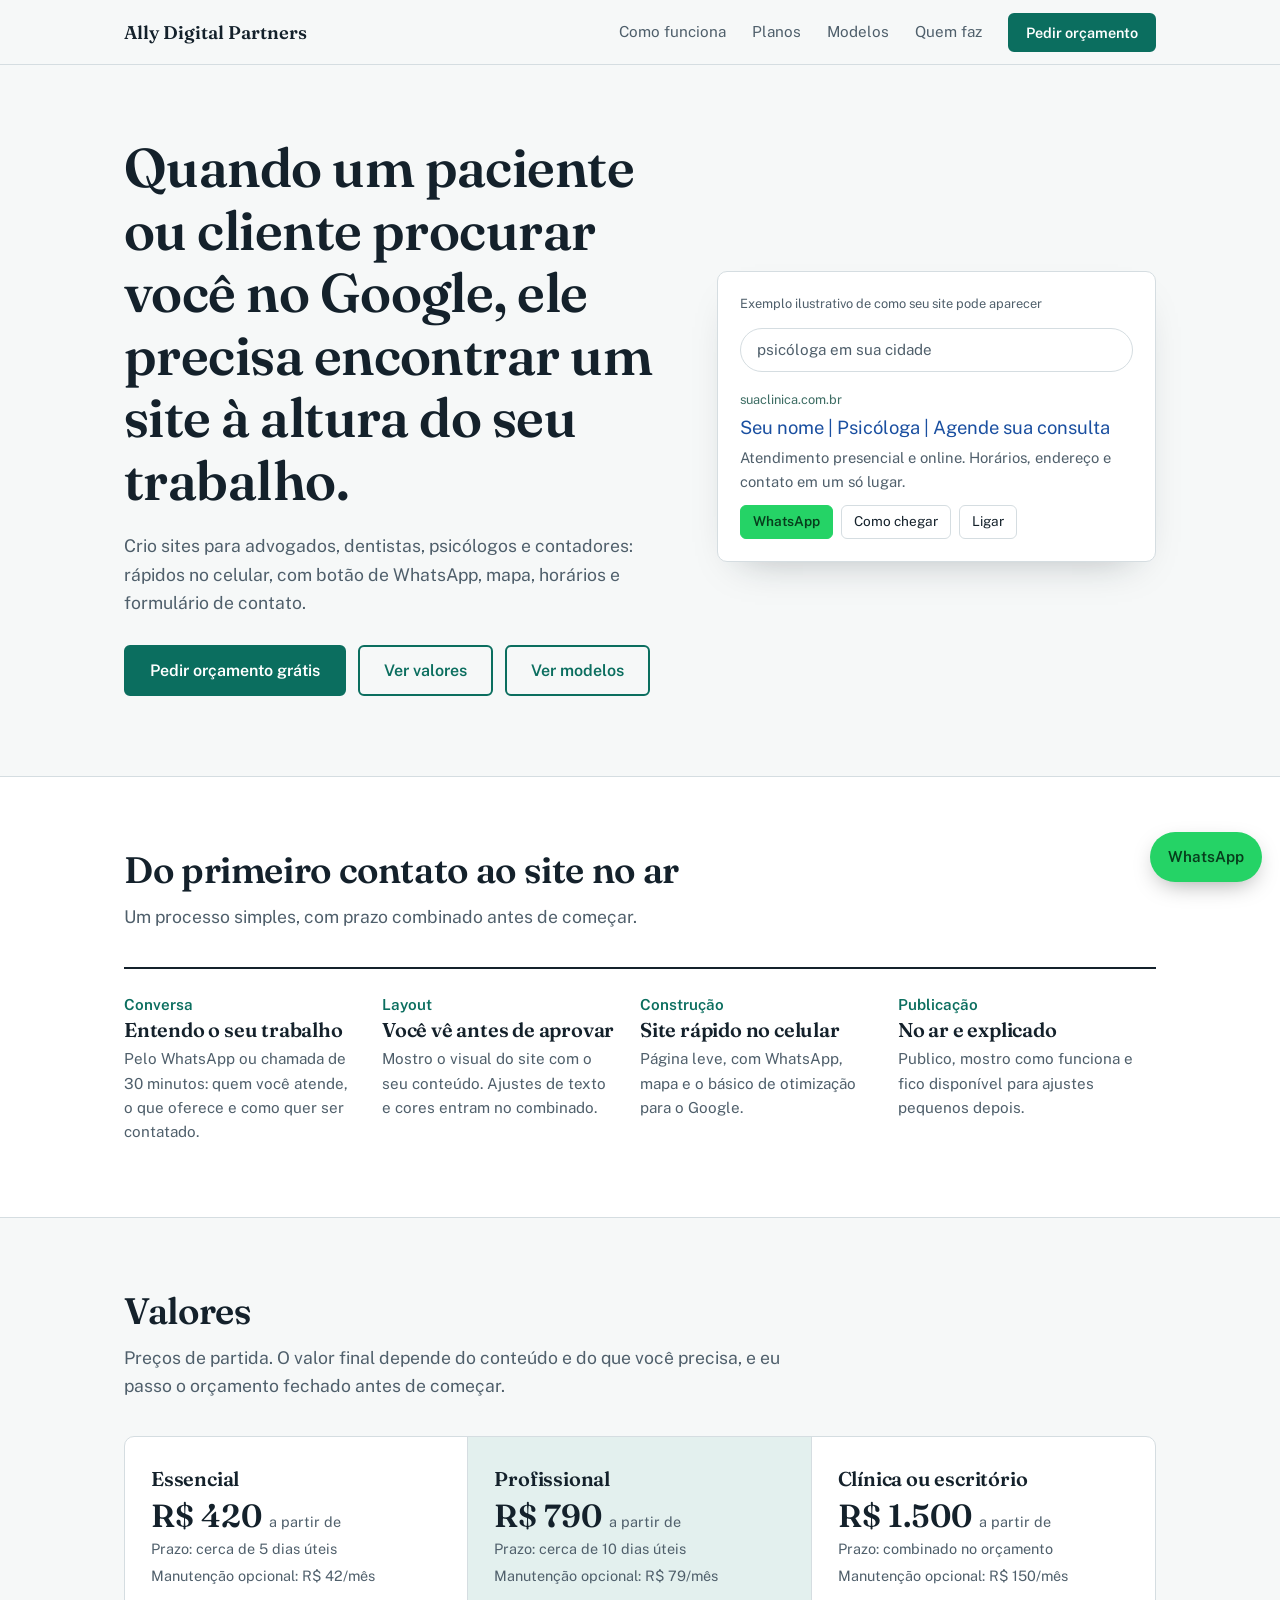
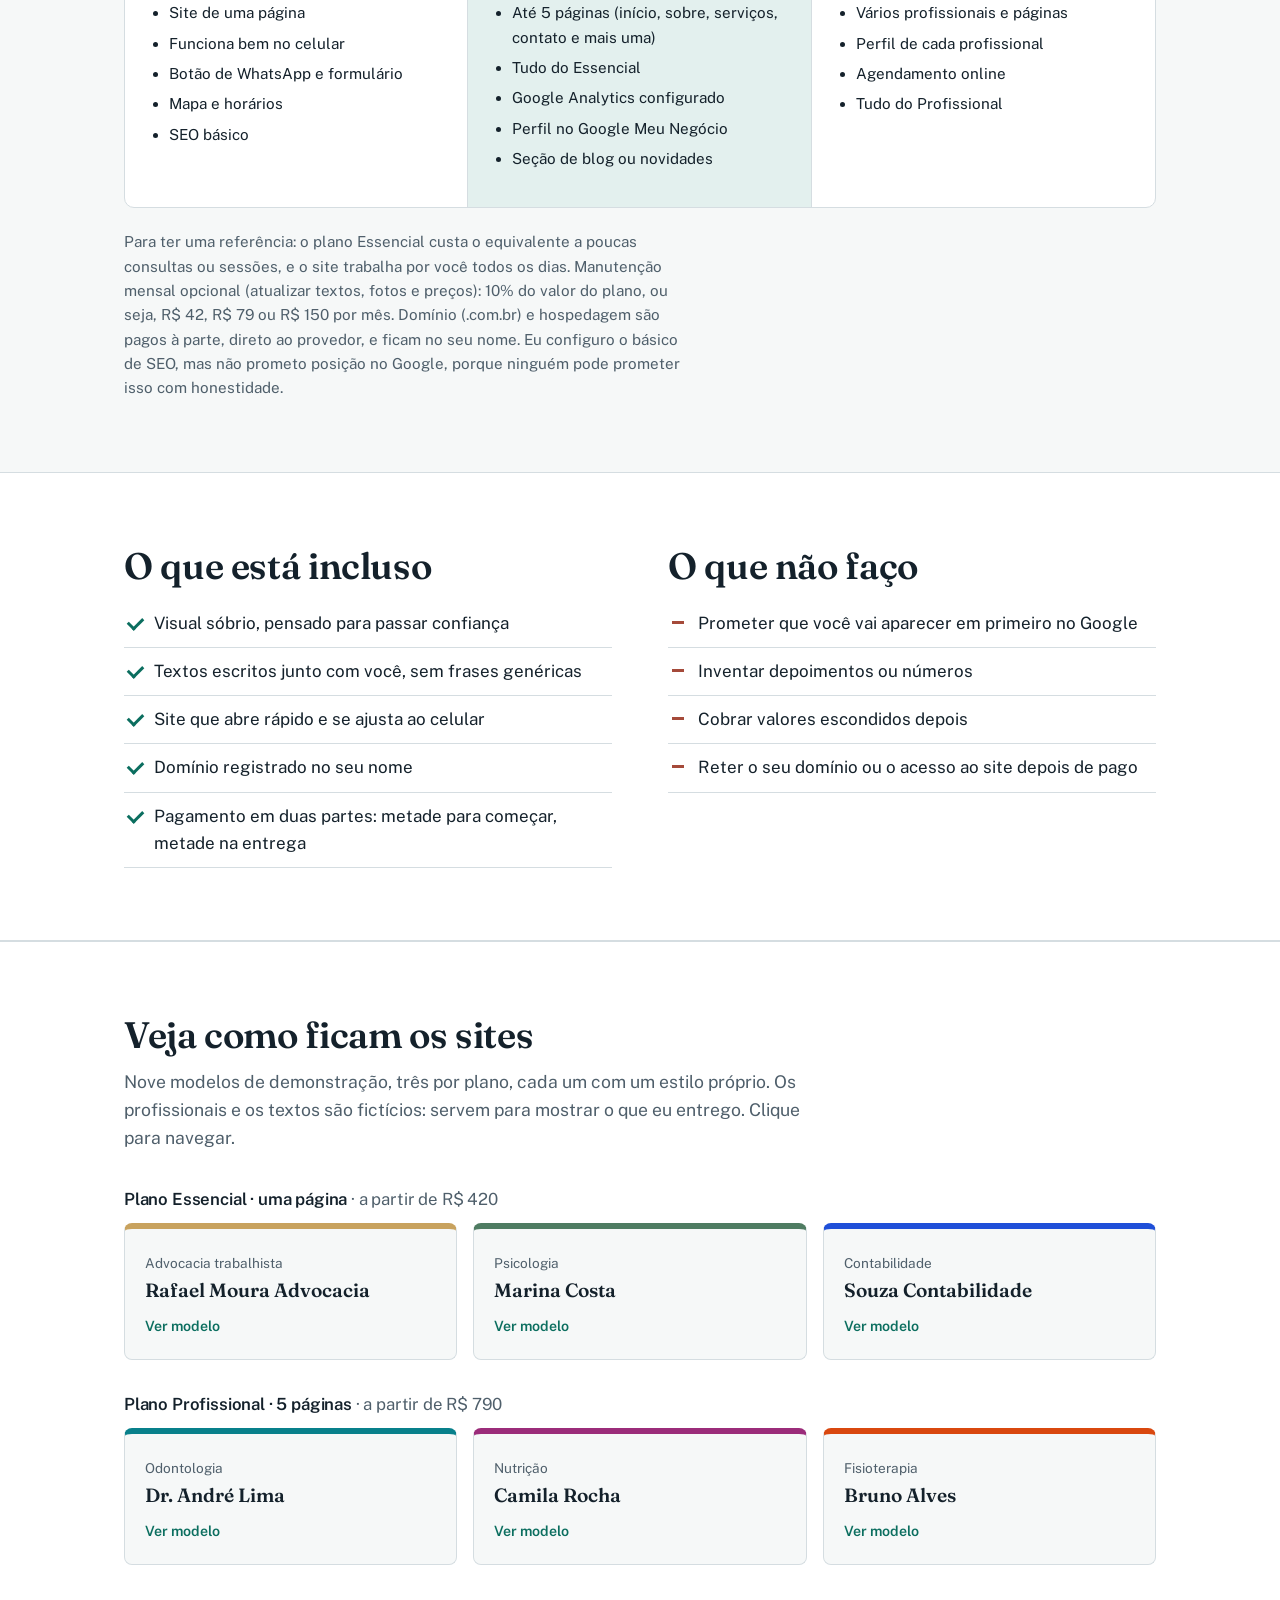
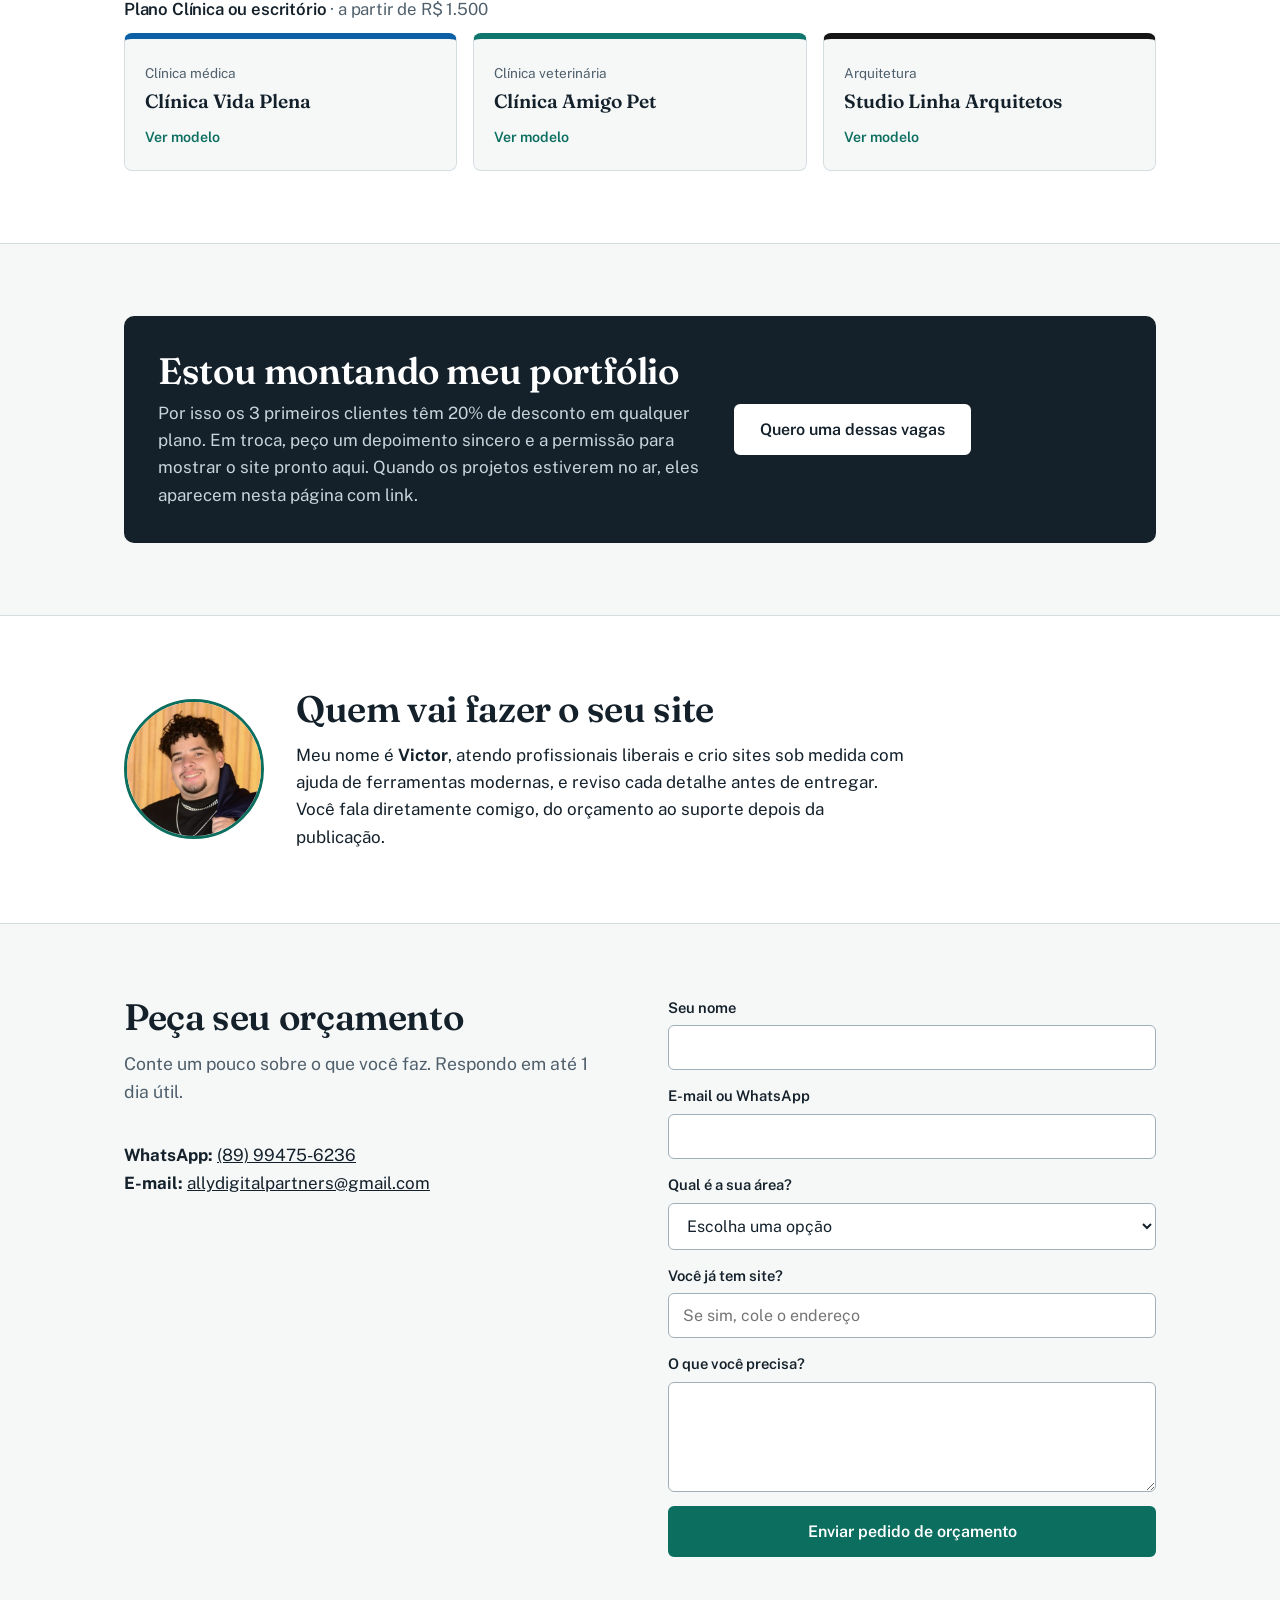
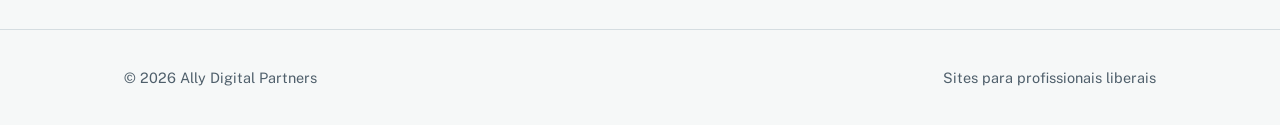
<file: index.html>
<!DOCTYPE html>
<html lang="pt-BR">
<head>
<meta charset="utf-8">
<meta name="viewport" content="width=device-width, initial-scale=1">
<title>Ally Digital Partners | Sites para advogados, dentistas, psicólogos e contadores</title>
<meta name="description" content="Sites profissionais com WhatsApp, Google Maps e formulário de contato para quem atende clientes: advocacia, odontologia, psicologia e contabilidade.">
<link rel="icon" href="data:image/svg+xml,<svg xmlns='http://www.w3.org/2000/svg' viewBox='0 0 100 100'><rect width='100' height='100' rx='20' fill='%230B6E5F'/><text x='50' y='68' font-size='56' text-anchor='middle' fill='white' font-family='Georgia'>A</text></svg>">
<link rel="preconnect" href="https://fonts.googleapis.com">
<link rel="preconnect" href="https://fonts.gstatic.com" crossorigin>
<link href="https://fonts.googleapis.com/css2?family=Fraunces:opsz,wght@9..144,500;9..144,600&family=Public+Sans:wght@400;500;600&display=swap" rel="stylesheet">
<link rel="stylesheet" href="style.css">
</head>
<body>

<header>
 <div class="wrap">
  <a class="logo" href="#topo">Ally Digital Partners</a>
  <nav>
   <a href="#como">Como funciona</a>
   <a href="#planos">Planos</a>
   <a href="#modelos">Modelos</a>
   <a href="#sobre">Quem faz</a>
   <a class="btn" href="#contato">Pedir orçamento</a>
  </nav>
 </div>
</header>

<main id="topo">

<section class="hero">
 <div class="wrap">
  <div>
   <h1>Quando um paciente ou cliente procurar você no Google, ele precisa encontrar um site à altura do seu trabalho.</h1>
   <p class="lead">Crio sites para advogados, dentistas, psicólogos e contadores: rápidos no celular, com botão de WhatsApp, mapa, horários e formulário de contato.</p>
   <div class="cta-row">
    <a class="btn" href="#contato">Pedir orçamento grátis</a>
    <a class="btn ghost" href="#planos">Ver valores</a>
    <a class="btn ghost" href="#modelos">Ver modelos</a>
   </div>
  </div>
  <div class="serp" aria-label="Exemplo ilustrativo de resultado no Google">
   <small>Exemplo ilustrativo de como seu site pode aparecer</small>
   <div class="q">psicóloga em sua cidade</div>
   <div class="res">
    <div class="url">suaclinica.com.br</div>
    <div class="t">Seu nome | Psicóloga | Agende sua consulta</div>
    <p class="d">Atendimento presencial e online. Horários, endereço e contato em um só lugar.</p>
    <div class="btns"><span>WhatsApp</span><span>Como chegar</span><span>Ligar</span></div>
   </div>
  </div>
 </div>
</section>

<section class="band" id="como">
 <div class="wrap">
  <h2>Do primeiro contato ao site no ar</h2>
  <p class="lead">Um processo simples, com prazo combinado antes de começar.</p>
  <ol class="steps">
   <li><b>Conversa</b><h3>Entendo o seu trabalho</h3><p>Pelo WhatsApp ou chamada de 30 minutos: quem você atende, o que oferece e como quer ser contatado.</p></li>
   <li><b>Layout</b><h3>Você vê antes de aprovar</h3><p>Mostro o visual do site com o seu conteúdo. Ajustes de texto e cores entram no combinado.</p></li>
   <li><b>Construção</b><h3>Site rápido no celular</h3><p>Página leve, com WhatsApp, mapa e o básico de otimização para o Google.</p></li>
   <li><b>Publicação</b><h3>No ar e explicado</h3><p>Publico, mostro como funciona e fico disponível para ajustes pequenos depois.</p></li>
  </ol>
 </div>
</section>

<section id="planos">
 <div class="wrap">
  <h2>Valores</h2>
  <p class="lead">Preços de partida. O valor final depende do conteúdo e do que você precisa, e eu passo o orçamento fechado antes de começar.</p>
  <div class="plans">
   <div class="plan">
    <h3>Essencial</h3>
    <div class="price">R$ 420 <small>a partir de</small></div>
    <div class="time">Prazo: cerca de 5 dias úteis</div><div class="time" style="margin-top:-10px">Manutenção opcional: R$ 42/mês</div>
    <ul><li>Site de uma página</li><li>Funciona bem no celular</li><li>Botão de WhatsApp e formulário</li><li>Mapa e horários</li><li>SEO básico</li></ul>
   </div>
   <div class="plan hl">
    <h3>Profissional</h3>
    <div class="price">R$ 790 <small>a partir de</small></div>
    <div class="time">Prazo: cerca de 10 dias úteis</div><div class="time" style="margin-top:-10px">Manutenção opcional: R$ 79/mês</div>
    <ul><li>Até 5 páginas (início, sobre, serviços, contato e mais uma)</li><li>Tudo do Essencial</li><li>Google Analytics configurado</li><li>Perfil no Google Meu Negócio</li><li>Seção de blog ou novidades</li></ul>
   </div>
   <div class="plan">
    <h3>Clínica ou escritório</h3>
    <div class="price">R$ 1.500 <small>a partir de</small></div>
    <div class="time">Prazo: combinado no orçamento</div><div class="time" style="margin-top:-10px">Manutenção opcional: R$ 150/mês</div>
    <ul><li>Vários profissionais e páginas</li><li>Perfil de cada profissional</li><li>Agendamento online</li><li>Tudo do Profissional</li></ul>
   </div>
  </div>
  <p class="note">Para ter uma referência: o plano Essencial custa o equivalente a poucas consultas ou sessões, e o site trabalha por você todos os dias. Manutenção mensal opcional (atualizar textos, fotos e preços): 10% do valor do plano, ou seja, R$ 42, R$ 79 ou R$ 150 por mês. Domínio (.com.br) e hospedagem são pagos à parte, direto ao provedor, e ficam no seu nome. Eu configuro o básico de SEO, mas não prometo posição no Google, porque ninguém pode prometer isso com honestidade.</p>
 </div>
</section>

<section class="band">
 <div class="wrap two">
  <div>
   <h2>O que está incluso</h2>
   <ul class="checks">
    <li>Visual sóbrio, pensado para passar confiança</li>
    <li>Textos escritos junto com você, sem frases genéricas</li>
    <li>Site que abre rápido e se ajusta ao celular</li>
    <li>Domínio registrado no seu nome</li>
    <li>Pagamento em duas partes: metade para começar, metade na entrega</li>
   </ul>
  </div>
  <div>
   <h2>O que não faço</h2>
   <ul class="checks no">
    <li>Prometer que você vai aparecer em primeiro no Google</li>
    <li>Inventar depoimentos ou números</li>
    <li>Cobrar valores escondidos depois</li>
    <li>Reter o seu domínio ou o acesso ao site depois de pago</li>
   </ul>
  </div>
 </div>
</section>

<section class="band" id="modelos"><div class="wrap"><h2>Veja como ficam os sites</h2><p class="lead">Nove modelos de demonstração, três por plano, cada um com um estilo próprio. Os profissionais e os textos são fictícios: servem para mostrar o que eu entrego. Clique para navegar.</p><h3 class="mh"><b>Plano Essencial · uma página</b> · a partir de R$ 420</h3><div class="mg"><a class="mc" style="--c:#C8A25E" href="modelos/essencial-advogado/index.html"><span>Advocacia trabalhista</span><b>Rafael Moura Advocacia</b><small>Ver modelo</small></a><a class="mc" style="--c:#4F7C62" href="modelos/essencial-psicologa/index.html"><span>Psicologia</span><b>Marina Costa</b><small>Ver modelo</small></a><a class="mc" style="--c:#1F4FD8" href="modelos/essencial-contador/index.html"><span>Contabilidade</span><b>Souza Contabilidade</b><small>Ver modelo</small></a></div><h3 class="mh"><b>Plano Profissional · 5 páginas</b> · a partir de R$ 790</h3><div class="mg"><a class="mc" style="--c:#08808B" href="modelos/profissional-dentista/index.html"><span>Odontologia</span><b>Dr. André Lima</b><small>Ver modelo</small></a><a class="mc" style="--c:#9B2C7A" href="modelos/profissional-nutricionista/index.html"><span>Nutrição</span><b>Camila Rocha</b><small>Ver modelo</small></a><a class="mc" style="--c:#D9480F" href="modelos/profissional-fisioterapeuta/index.html"><span>Fisioterapia</span><b>Bruno Alves</b><small>Ver modelo</small></a></div><h3 class="mh"><b>Plano Clínica ou escritório</b> · a partir de R$ 1.500</h3><div class="mg"><a class="mc" style="--c:#0B5FA5" href="modelos/clinica-medica/index.html"><span>Clínica médica</span><b>Clínica Vida Plena</b><small>Ver modelo</small></a><a class="mc" style="--c:#0F766E" href="modelos/clinica-veterinaria/index.html"><span>Clínica veterinária</span><b>Clínica Amigo Pet</b><small>Ver modelo</small></a><a class="mc" style="--c:#151515" href="modelos/escritorio-arquitetura/index.html"><span>Arquitetura</span><b>Studio Linha Arquitetos</b><small>Ver modelo</small></a></div></div></section>

<section>
 <div class="wrap">
  <div class="offer">
   <div>
    <h2>Estou montando meu portfólio</h2>
    <p>Por isso os 3 primeiros clientes têm 20% de desconto em qualquer plano. Em troca, peço um depoimento sincero e a permissão para mostrar o site pronto aqui. Quando os projetos estiverem no ar, eles aparecem nesta página com link.</p>
   </div>
   <a class="btn" href="#contato">Quero uma dessas vagas</a>
  </div>
 </div>
</section>

<section class="band" id="sobre">
 <div class="wrap who">
  <div class="photo"><img src="foto-victor.jpg" alt="Victor, responsável pela Ally Digital Partners" width="140" height="140"></div>
  <div>
   <h2>Quem vai fazer o seu site</h2>
   <p>Meu nome é <strong>Victor</strong>, atendo profissionais liberais e crio sites sob medida com ajuda de ferramentas modernas, e reviso cada detalhe antes de entregar. Você fala diretamente comigo, do orçamento ao suporte depois da publicação.</p>
  </div>
 </div>
</section>

<section id="contato">
 <div class="wrap two">
  <div>
   <h2>Peça seu orçamento</h2>
   <p class="lead">Conte um pouco sobre o que você faz. Respondo em até 1 dia útil.</p>
   <p><strong>WhatsApp:</strong> <a href="https://wa.me/5589994756236">(89) 99475-6236</a></p>
   <p><strong>E-mail:</strong> <a href="mailto:allydigitalpartners@gmail.com">allydigitalpartners@gmail.com</a></p>
  </div>
  <form id="f" action="https://formspree.io/f/xojberbb" method="POST">
   <label>Seu nome<input name="nome" required autocomplete="name"></label>
   <label>E-mail ou WhatsApp<input name="contato" required></label>
   <label>Qual é a sua área?
    <select name="area" required>
     <option value="">Escolha uma opção</option>
     <option>Advocacia</option><option>Odontologia</option><option>Psicologia</option><option>Contabilidade</option><option>Outra</option>
    </select>
   </label>
   <label>Você já tem site?<input name="site_atual" placeholder="Se sim, cole o endereço"></label>
   <label>O que você precisa?<textarea name="mensagem"></textarea></label>
   <button class="btn" type="submit">Enviar pedido de orçamento</button>
   <div id="ok" role="status">Recebi seu pedido. Respondo em até 1 dia útil.</div>
   <div id="err" role="alert">Não foi possível enviar. Tente pelo WhatsApp acima.</div>
  </form>
 </div>
</section>

</main>

<footer>
 <div class="wrap">
  <span>© <span id="ano">2026</span> Ally Digital Partners</span>
  <span>Sites para profissionais liberais</span>
 </div>
</footer>

<a class="wa" href="https://wa.me/5589994756236?text=Ol%C3%A1!%20Quero%20um%20or%C3%A7amento%20de%20site." aria-label="Falar pelo WhatsApp">WhatsApp</a>

<script src="script.js"></script>
</body>
</html>
</file>
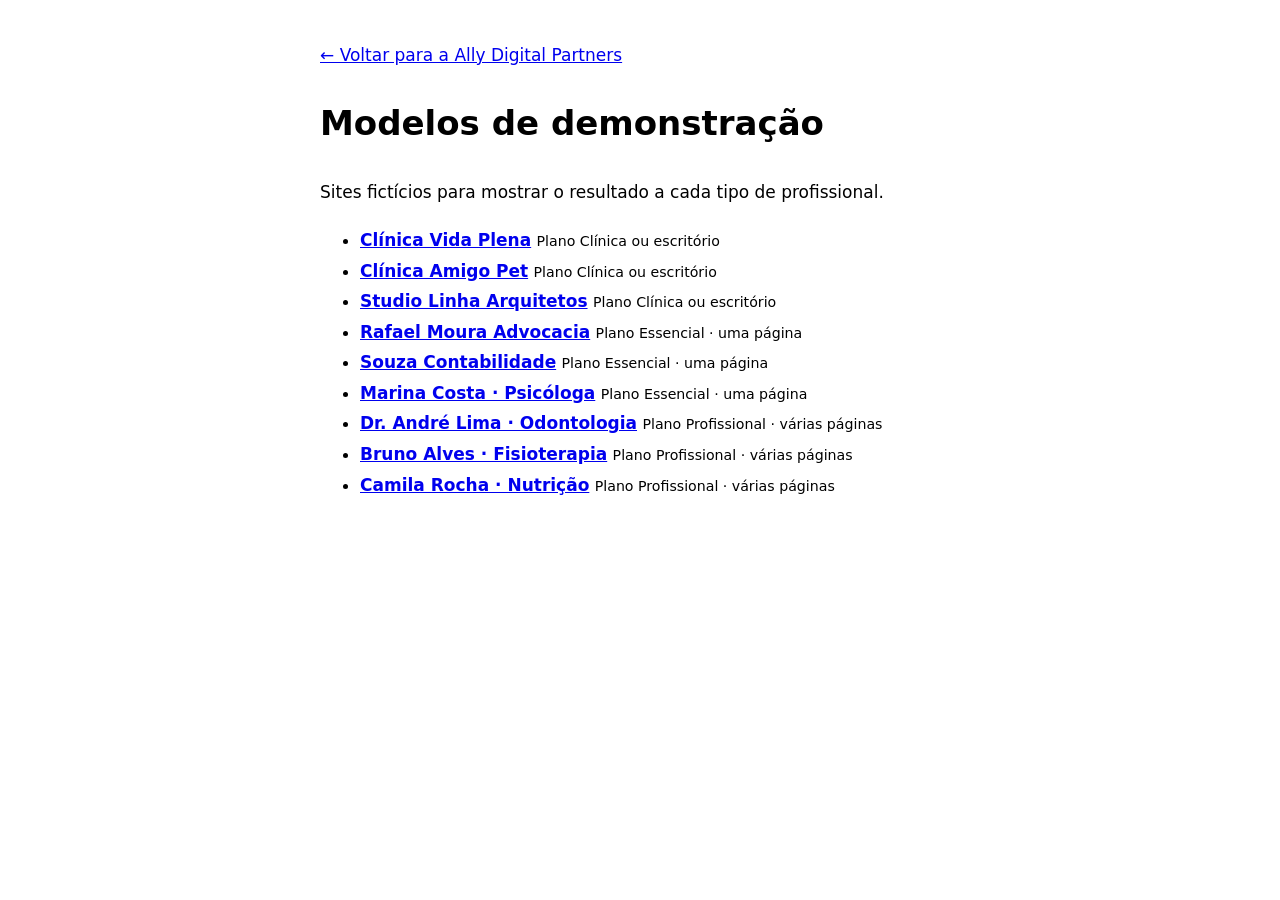
<file: modelos/index.html>
<!DOCTYPE html><html lang="pt-BR"><meta charset="utf-8"><meta name="viewport" content="width=device-width,initial-scale=1"><title>Modelos de demonstração</title><body style="font:17px/1.8 system-ui;max-width:640px;margin:40px auto;padding:0 20px"><p><a href="../index.html">← Voltar para a Ally Digital Partners</a></p><h1>Modelos de demonstração</h1><p>Sites fictícios para mostrar o resultado a cada tipo de profissional.</p><ul><li><a href="clinica-medica/index.html"><b>Clínica Vida Plena</b></a> <small>Plano Clínica ou escritório</small></li><li><a href="clinica-veterinaria/index.html"><b>Clínica Amigo Pet</b></a> <small>Plano Clínica ou escritório</small></li><li><a href="escritorio-arquitetura/index.html"><b>Studio Linha Arquitetos</b></a> <small>Plano Clínica ou escritório</small></li><li><a href="essencial-advogado/index.html"><b>Rafael Moura Advocacia</b></a> <small>Plano Essencial · uma página</small></li><li><a href="essencial-contador/index.html"><b>Souza Contabilidade</b></a> <small>Plano Essencial · uma página</small></li><li><a href="essencial-psicologa/index.html"><b>Marina Costa · Psicóloga</b></a> <small>Plano Essencial · uma página</small></li><li><a href="profissional-dentista/index.html"><b>Dr. André Lima · Odontologia</b></a> <small>Plano Profissional · várias páginas</small></li><li><a href="profissional-fisioterapeuta/index.html"><b>Bruno Alves · Fisioterapia</b></a> <small>Plano Profissional · várias páginas</small></li><li><a href="profissional-nutricionista/index.html"><b>Camila Rocha · Nutrição</b></a> <small>Plano Profissional · várias páginas</small></li></ul>
</file>
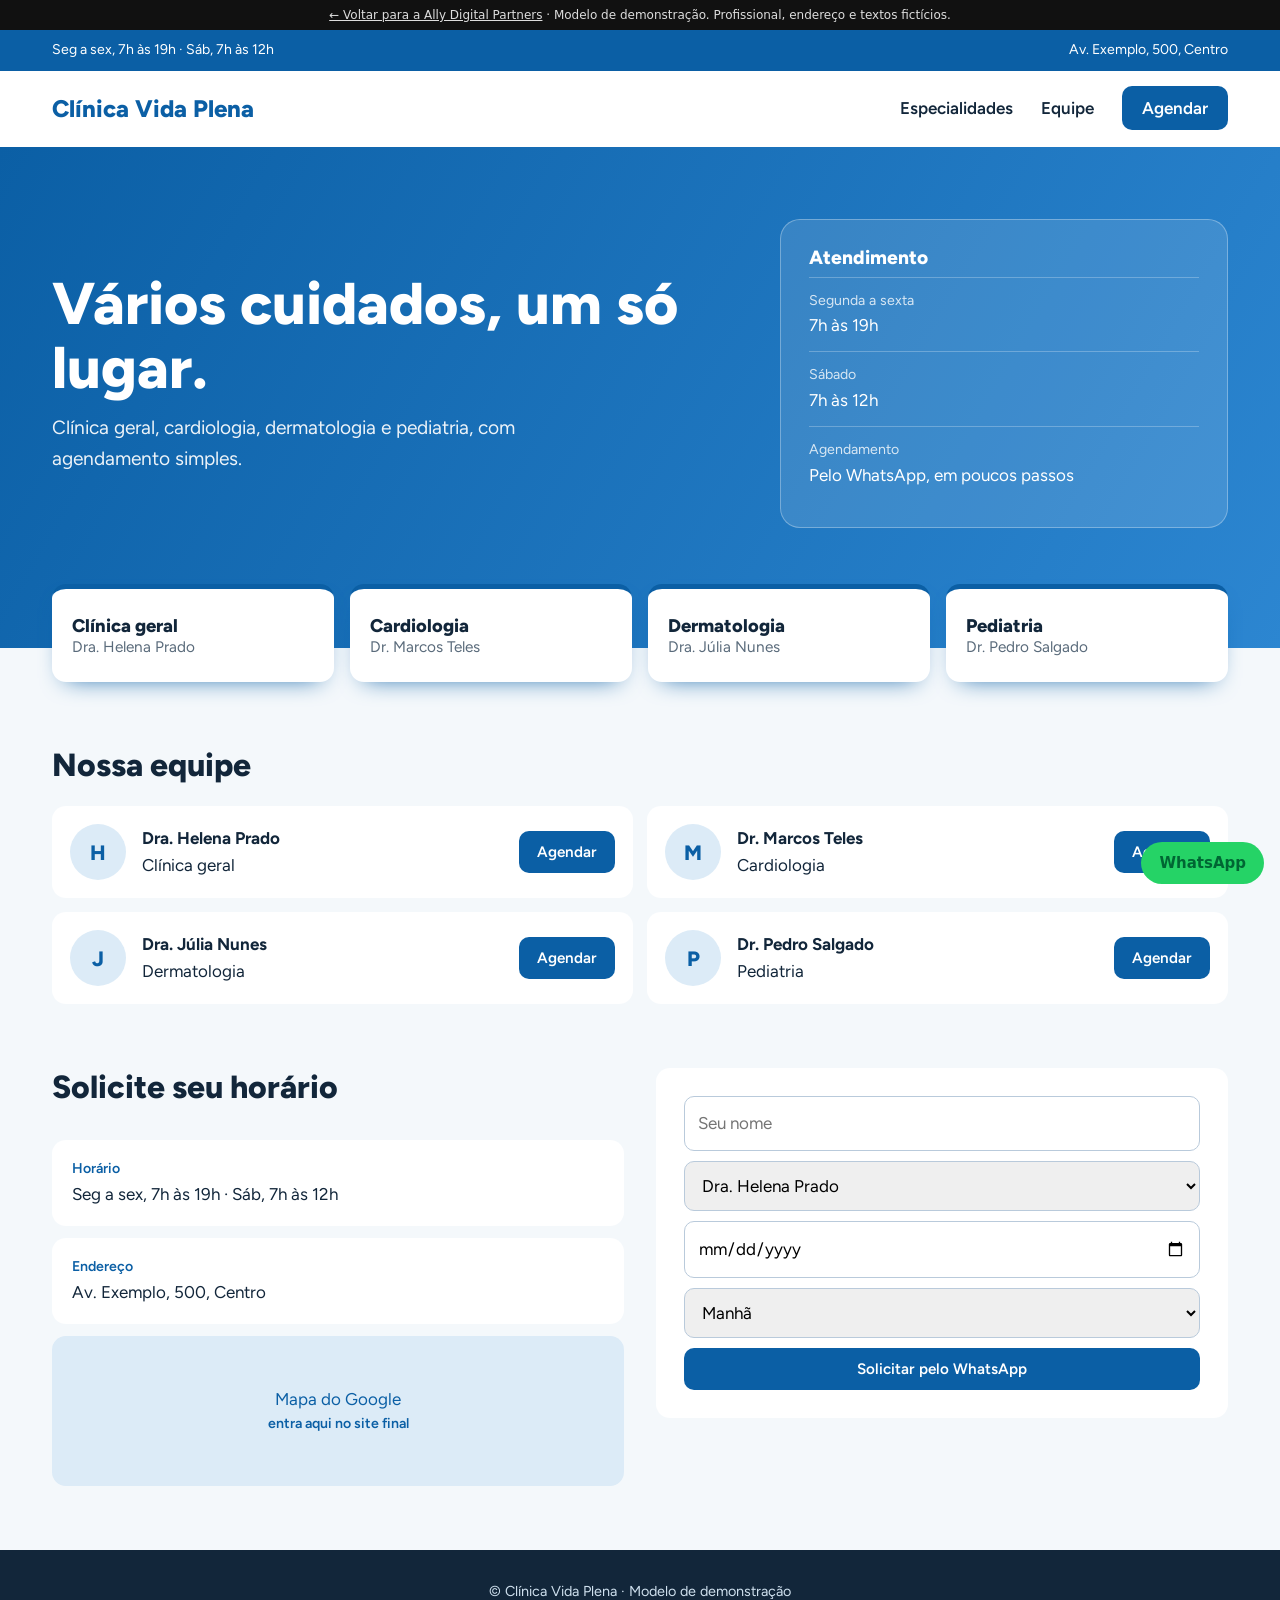
<file: modelos/clinica-medica/index.html>
<!DOCTYPE html><html lang="pt-BR"><meta charset="utf-8"><meta name="viewport" content="width=device-width,initial-scale=1"><title>Clínica Vida Plena | Modelo de demonstração</title><link href="https://fonts.googleapis.com/css2?family=Figtree:wght@400;600;800&display=swap" rel="stylesheet"><link rel="stylesheet" href="style.css"><body><div class="demo"><a href="../../index.html">← Voltar para a Ally Digital Partners</a> · Modelo de demonstração. Profissional, endereço e textos fictícios.</div><div class="util"><div class="w"><span>Seg a sex, 7h às 19h · Sáb, 7h às 12h</span><span>Av. Exemplo, 500, Centro</span></div></div>
<header><div class="w"><b>Clínica Vida Plena</b><span><a href="#esp">Especialidades</a><a href="#eq">Equipe</a><a class="hbtn" href="#ag">Agendar</a></span></div></header>
<div class="hero"><div class="w"><div><h1>Vários cuidados, um só lugar.</h1><p>Clínica geral, cardiologia, dermatologia e pediatria, com agendamento simples.</p></div><div class="hc"><h3>Atendimento</h3><div><small>Segunda a sexta</small>7h às 19h</div><div><small>Sábado</small>7h às 12h</div><div><small>Agendamento</small>Pelo WhatsApp, em poucos passos</div></div></div></div>
<div class="w sp" id="esp"><button onclick="pick('Dra. Helena Prado')">Clínica geral<small>Dra. Helena Prado</small></button><button onclick="pick('Dr. Marcos Teles')">Cardiologia<small>Dr. Marcos Teles</small></button><button onclick="pick('Dra. Júlia Nunes')">Dermatologia<small>Dra. Júlia Nunes</small></button><button onclick="pick('Dr. Pedro Salgado')">Pediatria<small>Dr. Pedro Salgado</small></button></div>
<div class="w sec" id="eq"><h2>Nossa equipe</h2><div class="dg">
<div class="doc"><i>H</i><div><b>Dra. Helena Prado</b><br>Clínica geral</div><button onclick="pick('Dra. Helena Prado')">Agendar</button></div>
<div class="doc"><i>M</i><div><b>Dr. Marcos Teles</b><br>Cardiologia</div><button onclick="pick('Dr. Marcos Teles')">Agendar</button></div>
<div class="doc"><i>J</i><div><b>Dra. Júlia Nunes</b><br>Dermatologia</div><button onclick="pick('Dra. Júlia Nunes')">Agendar</button></div>
<div class="doc"><i>P</i><div><b>Dr. Pedro Salgado</b><br>Pediatria</div><button onclick="pick('Dr. Pedro Salgado')">Agendar</button></div></div></div>
<div class="w sec" id="ag" style="padding-top:0"><div class="ag"><div class="inf"><h2>Solicite seu horário</h2><div><small>Horário</small>Seg a sex, 7h às 19h · Sáb, 7h às 12h</div><div><small>Endereço</small>Av. Exemplo, 500, Centro</div><div class="mp">Mapa do Google<br><small>entra aqui no site final</small></div></div>
<form class="fm" onsubmit="wa(event,this)"><input name="Nome" placeholder="Seu nome" required><select name="Profissional" id="prof"><option>Dra. Helena Prado</option><option>Dr. Marcos Teles</option><option>Dra. Júlia Nunes</option><option>Dr. Pedro Salgado</option></select><input name="Data desejada" type="date"><select name="Período"><option>Manhã</option><option>Tarde</option></select><button class="btn">Solicitar pelo WhatsApp</button></form></div></div>
<footer>© Clínica Vida Plena · Modelo de demonstração</footer>
<a class="wa" href="https://wa.me/5589994756236" target="_blank" rel="noopener">WhatsApp</a><script src="script.js"></script>
</file>
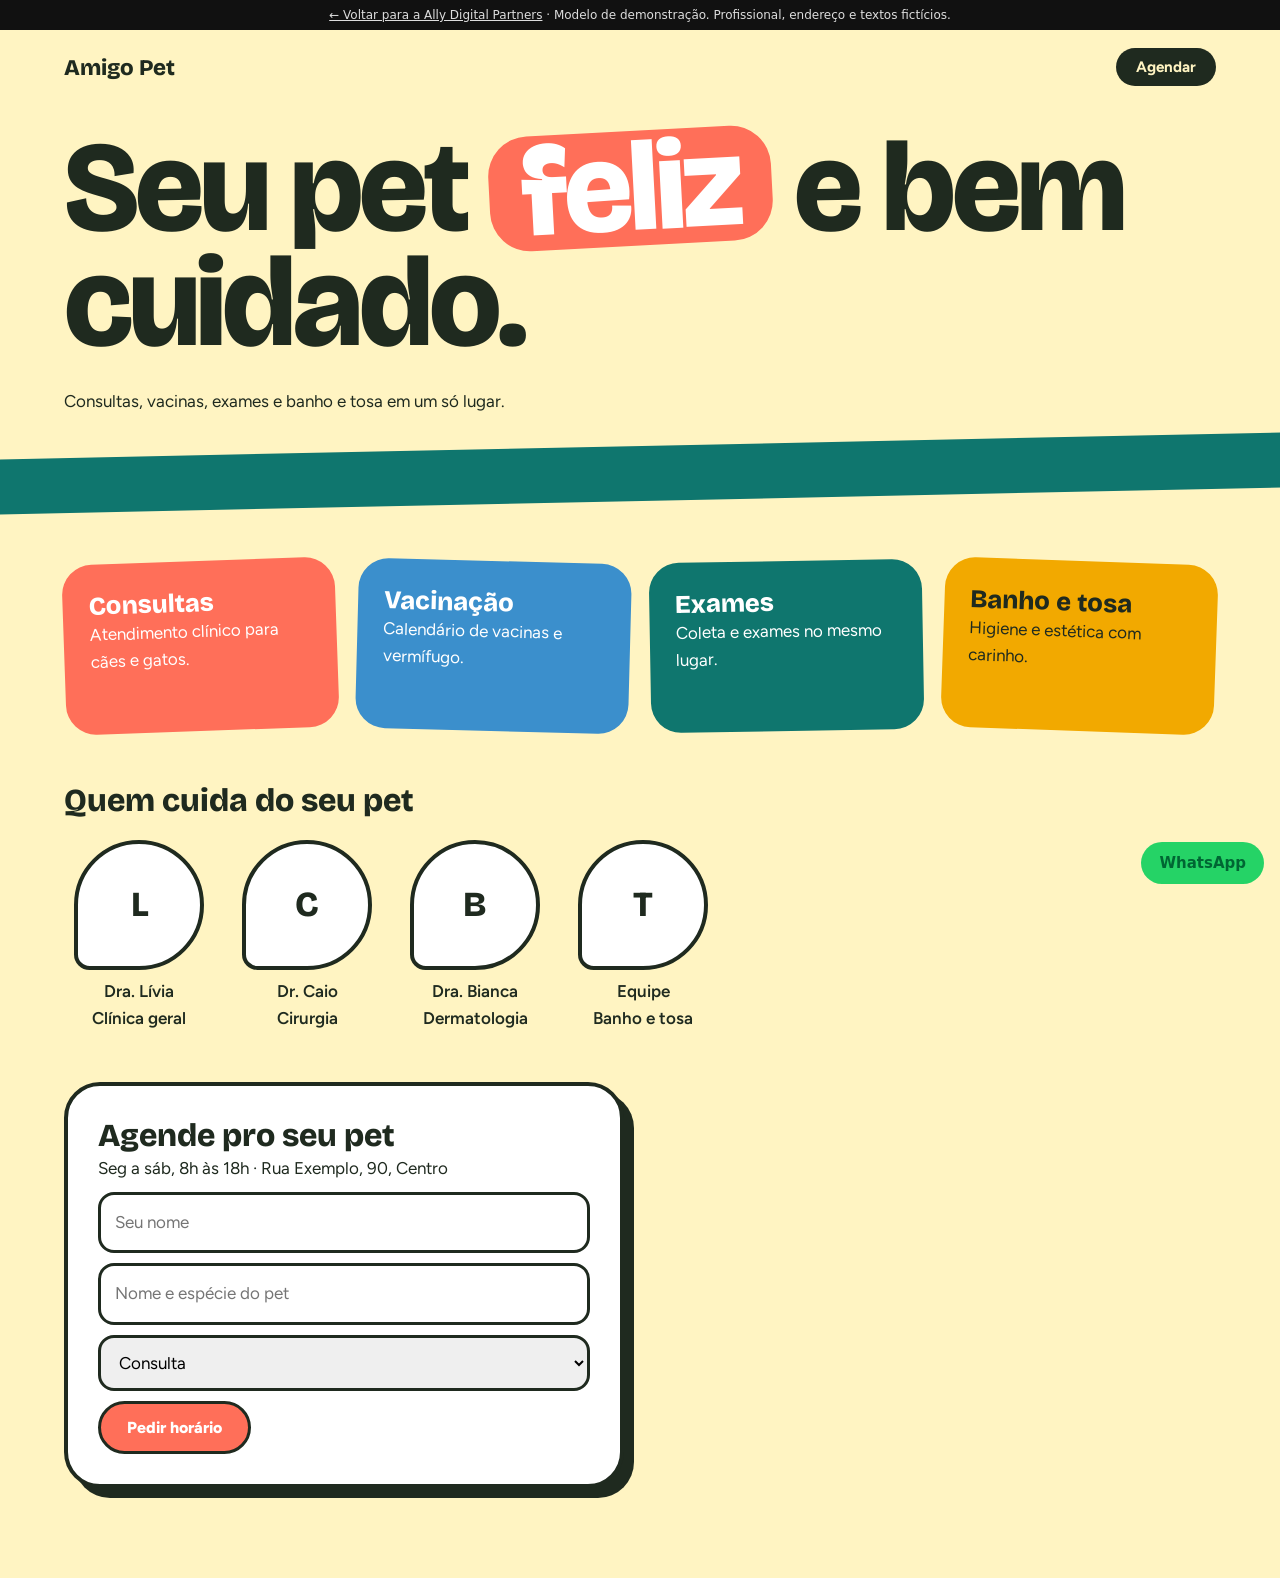
<file: modelos/clinica-veterinaria/index.html>
<!DOCTYPE html><html lang="pt-BR"><meta charset="utf-8"><meta name="viewport" content="width=device-width,initial-scale=1"><title>Clínica Amigo Pet | Modelo de demonstração</title><link href="https://fonts.googleapis.com/css2?family=Bricolage+Grotesque:wght@700;800&family=Figtree:wght@400;600&display=swap" rel="stylesheet"><link rel="stylesheet" href="style.css"><body><div class="demo"><a href="../../index.html">← Voltar para a Ally Digital Partners</a> · Modelo de demonstração. Profissional, endereço e textos fictícios.</div><div class="top">Amigo Pet<a href="#ag">Agendar</a></div>
<h1>Seu pet <em>feliz</em> e bem cuidado.</h1><p style="padding:0 5vw;max-width:60ch">Consultas, vacinas, exames e banho e tosa em um só lugar.</p>
<div class="mq"><span>CONSULTAS • VACINAS • EXAMES • BANHO E TOSA • CONSULTAS • VACINAS • EXAMES • BANHO E TOSA •</span></div>
<div class="st"><div><h3>Consultas</h3><p>Atendimento clínico para cães e gatos.</p></div><div><h3>Vacinação</h3><p>Calendário de vacinas e vermífugo.</p></div><div><h3>Exames</h3><p>Coleta e exames no mesmo lugar.</p></div><div><h3>Banho e tosa</h3><p>Higiene e estética com carinho.</p></div></div>
<h2>Quem cuida do seu pet</h2><div class="pets"><div><i>L</i>Dra. Lívia<br>Clínica geral</div><div><i>C</i>Dr. Caio<br>Cirurgia</div><div><i>B</i>Dra. Bianca<br>Dermatologia</div><div><i>T</i>Equipe<br>Banho e tosa</div></div>
<form class="fm" id="ag" onsubmit="wa(event,this)"><h2>Agende pro seu pet</h2><p>Seg a sáb, 8h às 18h · Rua Exemplo, 90, Centro</p><input name="Seu nome" placeholder="Seu nome" required><input name="Pet" placeholder="Nome e espécie do pet"><select name="Serviço"><option>Consulta</option><option>Vacina</option><option>Exames</option><option>Banho e tosa</option></select><button>Pedir horário</button></form><a class="wa" href="https://wa.me/5589994756236" target="_blank" rel="noopener">WhatsApp</a><script src="script.js"></script>
</file>
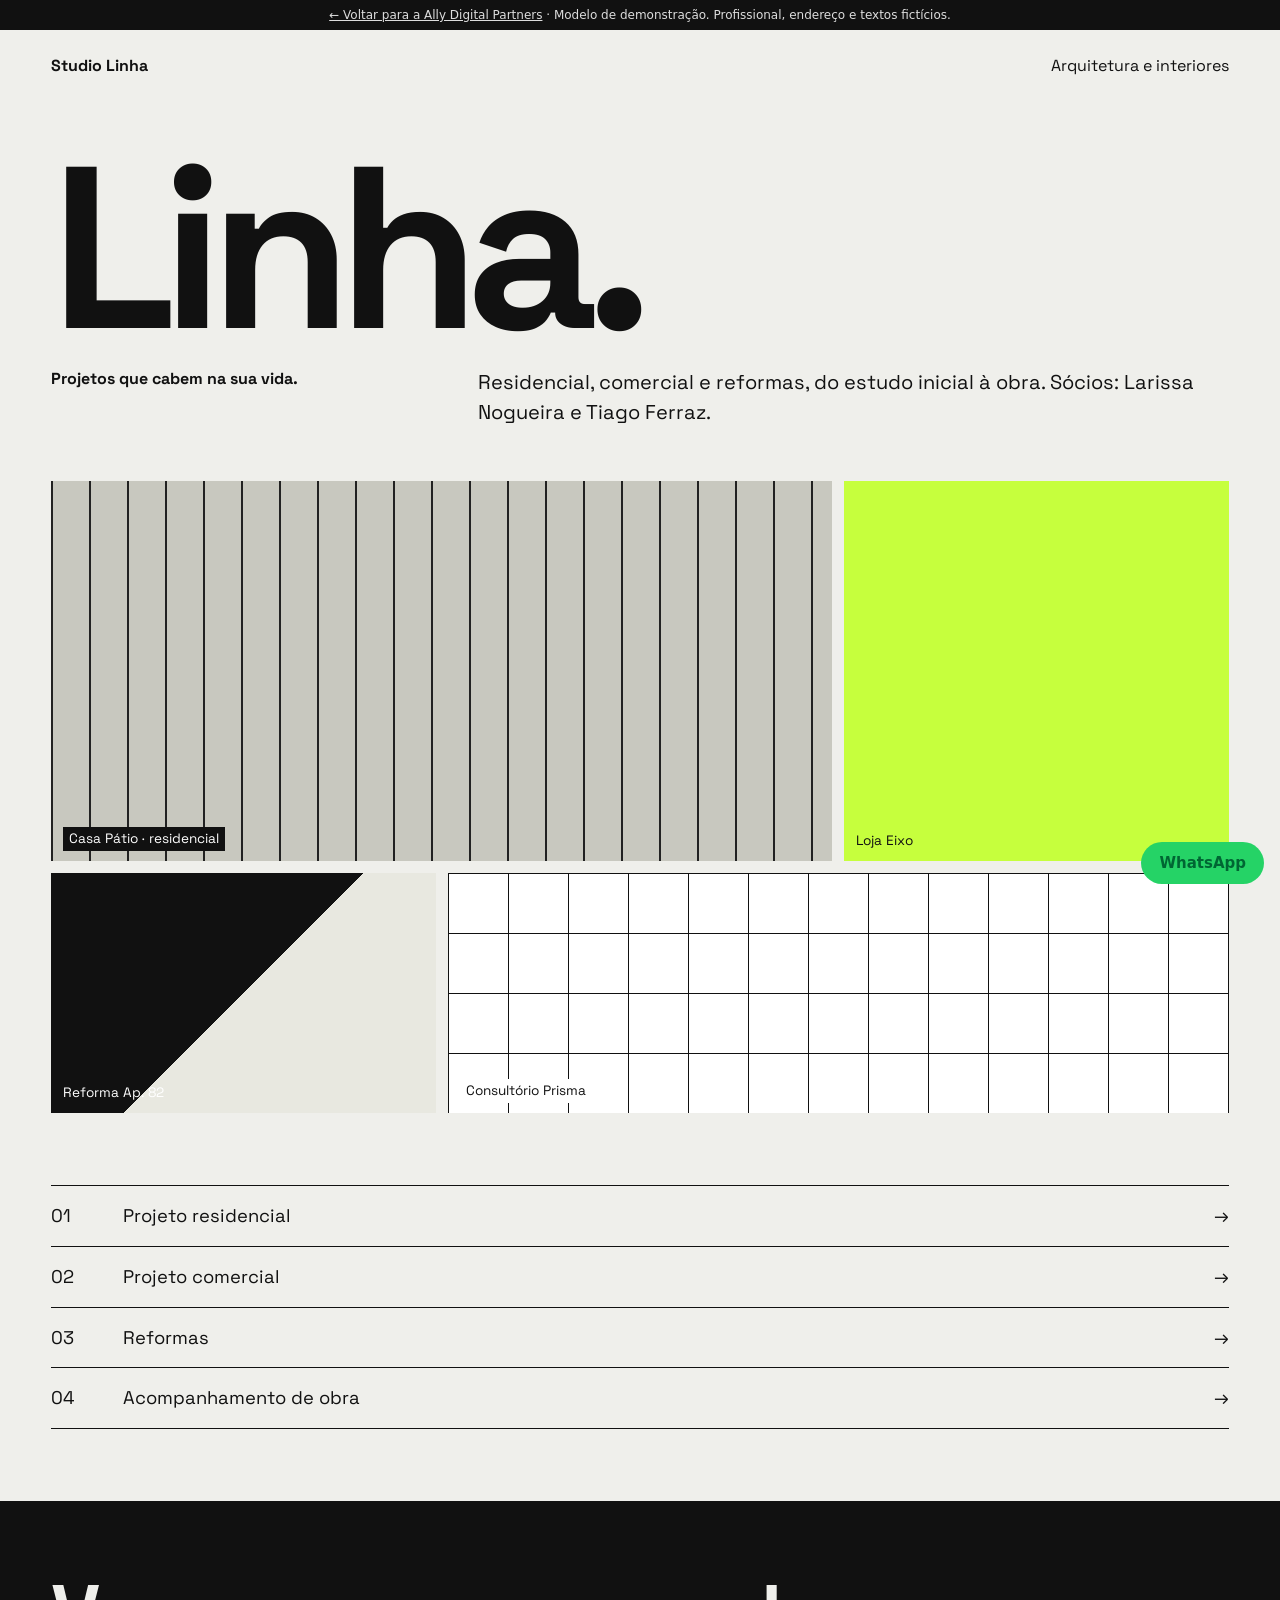
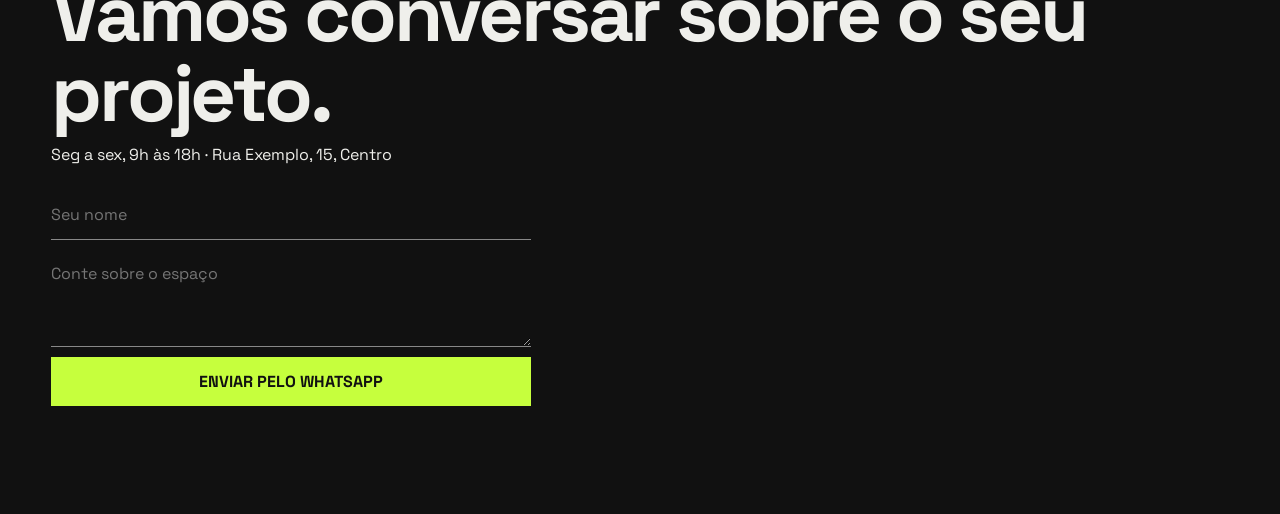
<file: modelos/escritorio-arquitetura/index.html>
<!DOCTYPE html><html lang="pt-BR"><meta charset="utf-8"><meta name="viewport" content="width=device-width,initial-scale=1"><title>Studio Linha Arquitetos | Modelo de demonstração</title><link href="https://fonts.googleapis.com/css2?family=Space+Grotesk:wght@400;700&display=swap" rel="stylesheet"><link rel="stylesheet" href="style.css"><body><div class="demo"><a href="../../index.html">← Voltar para a Ally Digital Partners</a> · Modelo de demonstração. Profissional, endereço e textos fictícios.</div><div class="h">Studio Linha <span>Arquitetura e interiores</span></div><h1>Linha.</h1>
<div class="int"><b>Projetos que cabem na sua vida.</b><p>Residencial, comercial e reformas, do estudo inicial à obra. Sócios: Larissa Nogueira e Tiago Ferraz.</p></div>
<div class="gal"><div class="pj"><span>Casa Pátio · residencial</span></div><div class="pj"><span>Loja Eixo</span></div><div class="pj"><span>Reforma Ap. 82</span></div><div class="pj"><span>Consultório Prisma</span></div></div>
<div class="idx"><div><span>01</span>Projeto residencial<span>→</span></div><div><span>02</span>Projeto comercial<span>→</span></div><div><span>03</span>Reformas<span>→</span></div><div><span>04</span>Acompanhamento de obra<span>→</span></div></div>
<div class="ct"><h2>Vamos conversar sobre o seu projeto.</h2><p style="margin-top:10px">Seg a sex, 9h às 18h · Rua Exemplo, 15, Centro</p><form onsubmit="wa(event,this)"><input name="Nome" placeholder="Seu nome" required><textarea name="Projeto" placeholder="Conte sobre o espaço" rows="3"></textarea><button>ENVIAR PELO WHATSAPP</button></form></div><a class="wa" href="https://wa.me/5589994756236" target="_blank" rel="noopener">WhatsApp</a><script src="script.js"></script>
</file>
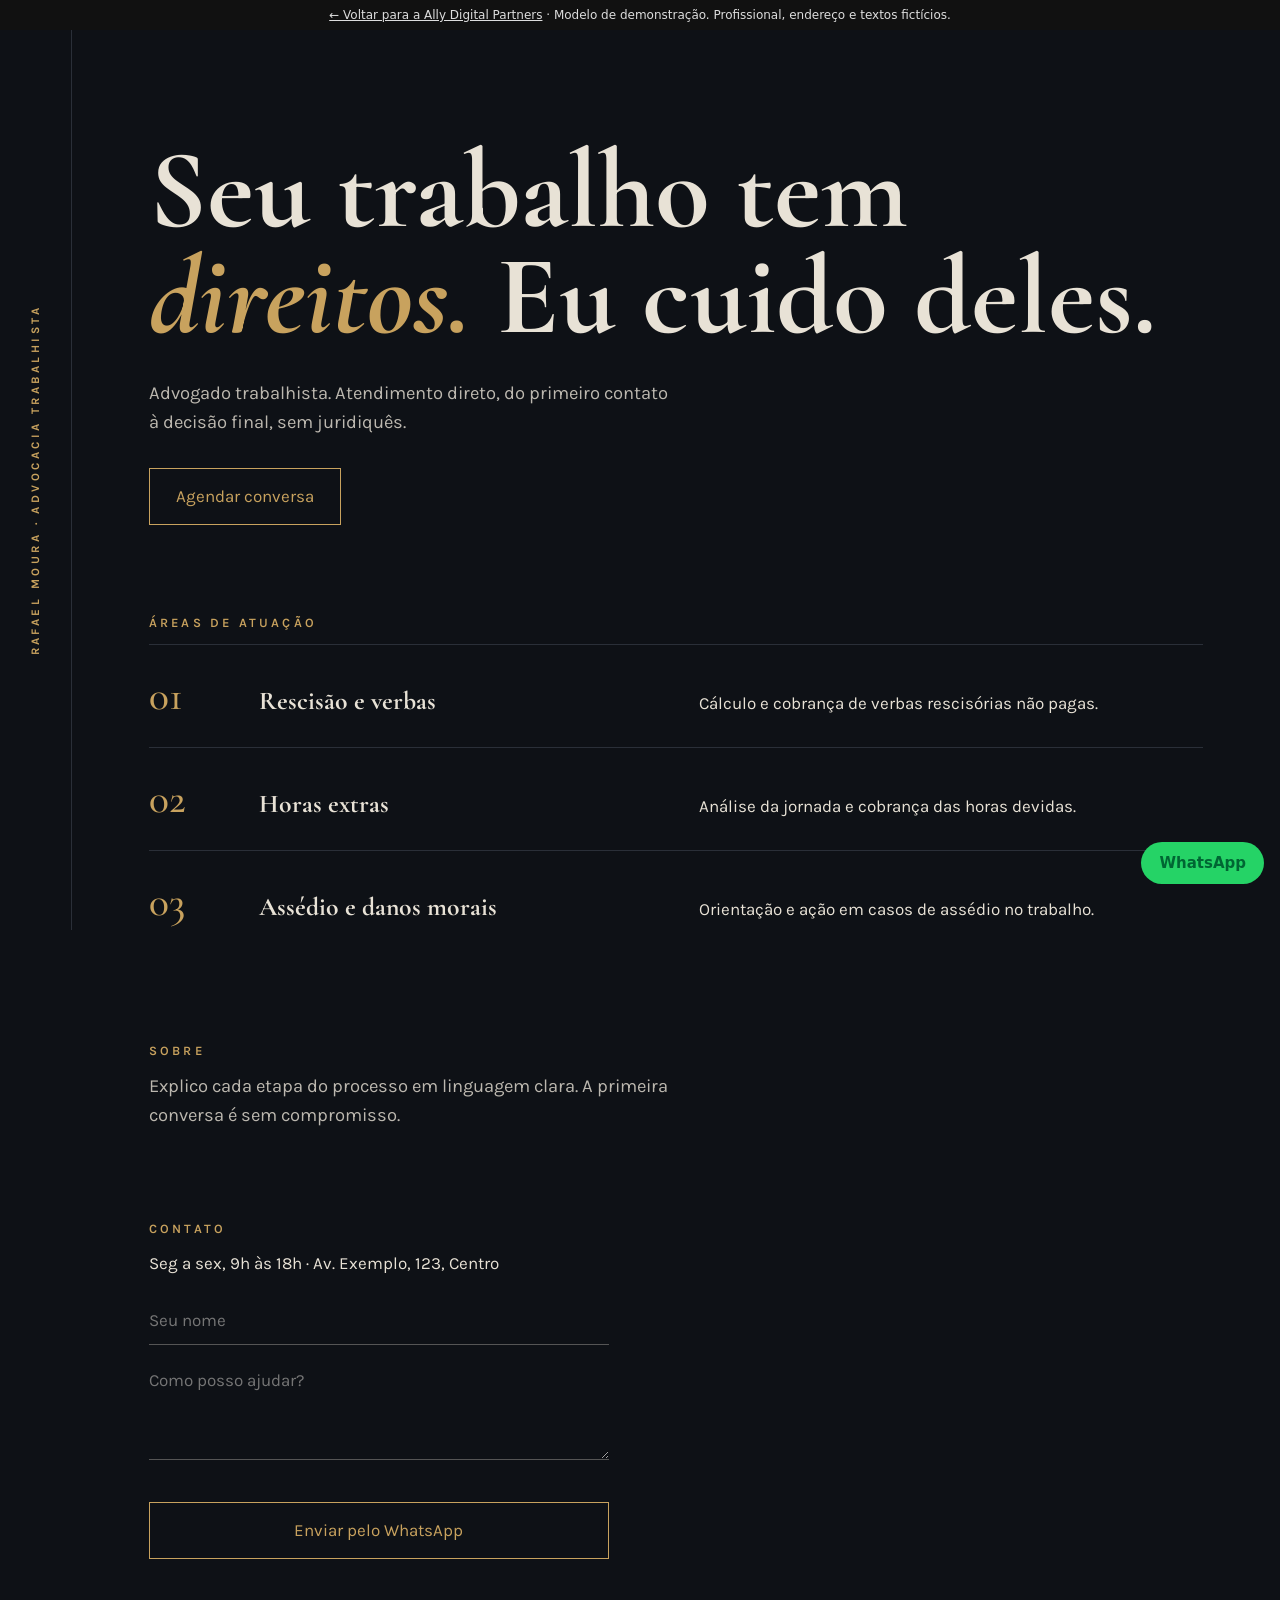
<file: modelos/essencial-advogado/index.html>
<!DOCTYPE html><html lang="pt-BR"><meta charset="utf-8"><meta name="viewport" content="width=device-width,initial-scale=1"><title>Rafael Moura Advocacia | Modelo de demonstração</title><link href="https://fonts.googleapis.com/css2?family=Cormorant+Garamond:wght@500;700&family=Karla:wght@400;600&display=swap" rel="stylesheet"><link rel="stylesheet" href="style.css"><body><div class="demo"><a href="../../index.html">← Voltar para a Ally Digital Partners</a> · Modelo de demonstração. Profissional, endereço e textos fictícios.</div><div class="shell"><aside class="rail"><b>RAFAEL MOURA · ADVOCACIA TRABALHISTA</b></aside><main>
<h1>Seu trabalho tem <i>direitos.</i> Eu cuido deles.</h1><p class="lead">Advogado trabalhista. Atendimento direto, do primeiro contato à decisão final, sem juridiquês.</p><a class="btn" href="#c">Agendar conversa</a>
<h2>Áreas de atuação</h2>
<div class="row"><span>01</span><h3>Rescisão e verbas</h3><p>Cálculo e cobrança de verbas rescisórias não pagas.</p></div>
<div class="row"><span>02</span><h3>Horas extras</h3><p>Análise da jornada e cobrança das horas devidas.</p></div>
<div class="row"><span>03</span><h3>Assédio e danos morais</h3><p>Orientação e ação em casos de assédio no trabalho.</p></div>
<h2>Sobre</h2><p class="lead">Explico cada etapa do processo em linguagem clara. A primeira conversa é sem compromisso.</p>
<h2 id="c">Contato</h2><p>Seg a sex, 9h às 18h · Av. Exemplo, 123, Centro</p><form onsubmit="wa(event,this)"><input name="Nome" placeholder="Seu nome" required><textarea name="Mensagem" placeholder="Como posso ajudar?" rows="3"></textarea><button class="btn">Enviar pelo WhatsApp</button></form></main></div><a class="wa" href="https://wa.me/5589994756236" target="_blank" rel="noopener">WhatsApp</a><script src="script.js"></script>
</file>
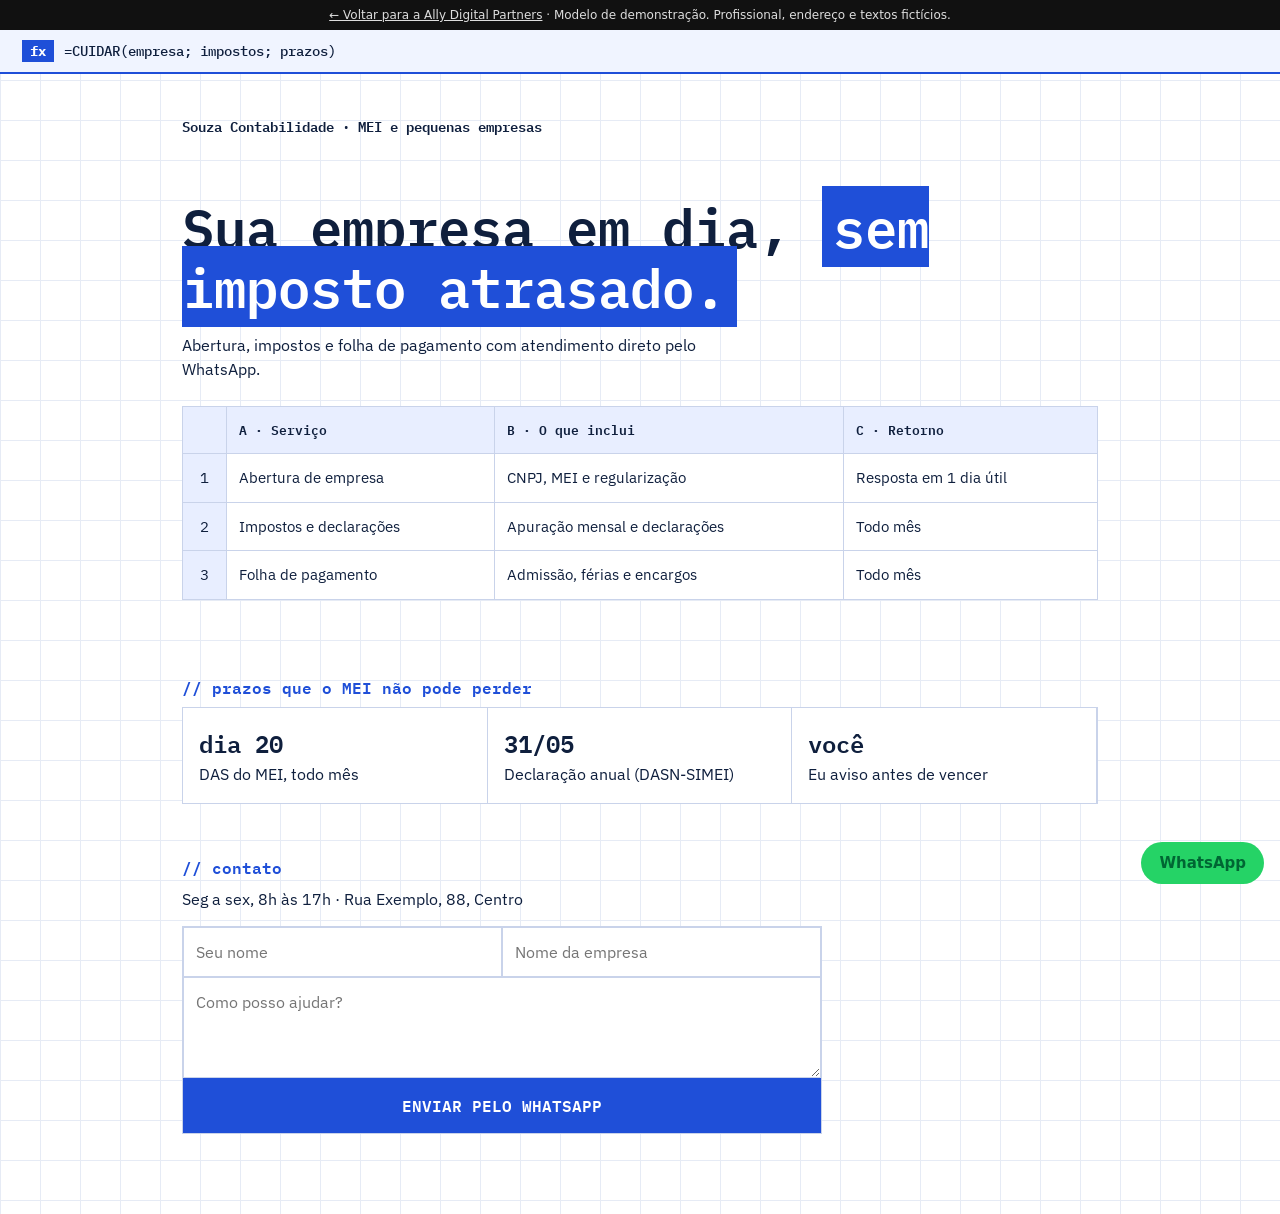
<file: modelos/essencial-contador/index.html>
<!DOCTYPE html><html lang="pt-BR"><meta charset="utf-8"><meta name="viewport" content="width=device-width,initial-scale=1"><title>Souza Contabilidade | Modelo de demonstração</title><link href="https://fonts.googleapis.com/css2?family=IBM+Plex+Mono:wght@400;600&family=IBM+Plex+Sans:wght@400;600&display=swap" rel="stylesheet"><link rel="stylesheet" href="style.css"><body><div class="demo"><a href="../../index.html">← Voltar para a Ally Digital Partners</a> · Modelo de demonstração. Profissional, endereço e textos fictícios.</div><div class="fx"><b>fx</b> =CUIDAR(empresa; impostos; prazos)</div><div class="w">
<p style="margin-top:40px;font:600 .9rem 'IBM Plex Mono'">Souza Contabilidade · MEI e pequenas empresas</p>
<h1>Sua empresa em dia, <u>sem imposto atrasado.</u></h1><p style="max-width:56ch">Abertura, impostos e folha de pagamento com atendimento direto pelo WhatsApp.</p>
<div style="overflow-x:auto"><table><tr><th></th><th>A · Serviço</th><th>B · O que inclui</th><th>C · Retorno</th></tr>
<tr><td>1</td><td>Abertura de empresa</td><td>CNPJ, MEI e regularização</td><td>Resposta em 1 dia útil</td></tr>
<tr><td>2</td><td>Impostos e declarações</td><td>Apuração mensal e declarações</td><td>Todo mês</td></tr>
<tr><td>3</td><td>Folha de pagamento</td><td>Admissão, férias e encargos</td><td>Todo mês</td></tr></table></div>
<h2>// prazos que o MEI não pode perder</h2><div class="cal"><div><b>dia 20</b>DAS do MEI, todo mês</div><div><b>31/05</b>Declaração anual (DASN-SIMEI)</div><div><b>você</b>Eu aviso antes de vencer</div></div>
<h2>// contato</h2><p style="margin-bottom:14px">Seg a sex, 8h às 17h · Rua Exemplo, 88, Centro</p>
<form onsubmit="wa(event,this)"><input name="Nome" placeholder="Seu nome" required><input name="Empresa" placeholder="Nome da empresa"><textarea name="Mensagem" placeholder="Como posso ajudar?" rows="3"></textarea><button>ENVIAR PELO WHATSAPP</button></form></div><a class="wa" href="https://wa.me/5589994756236" target="_blank" rel="noopener">WhatsApp</a><script src="script.js"></script>
</file>
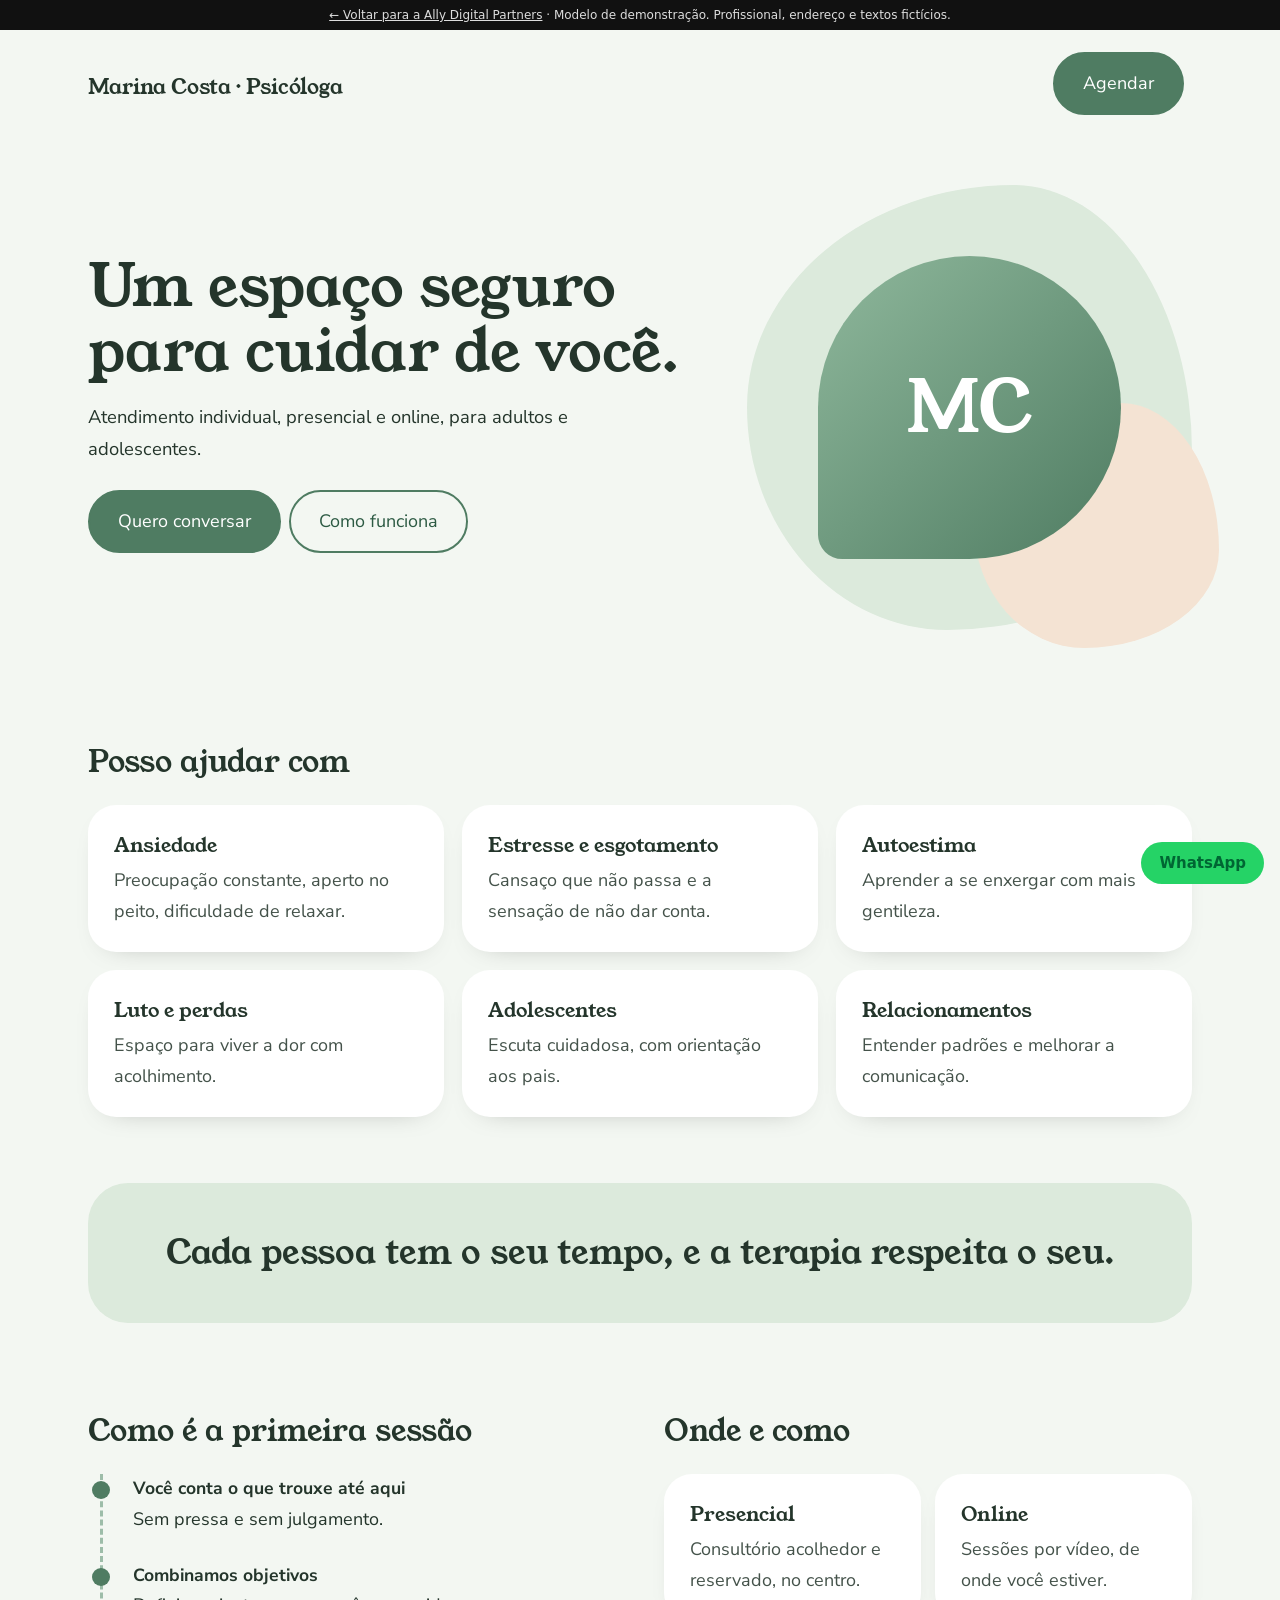
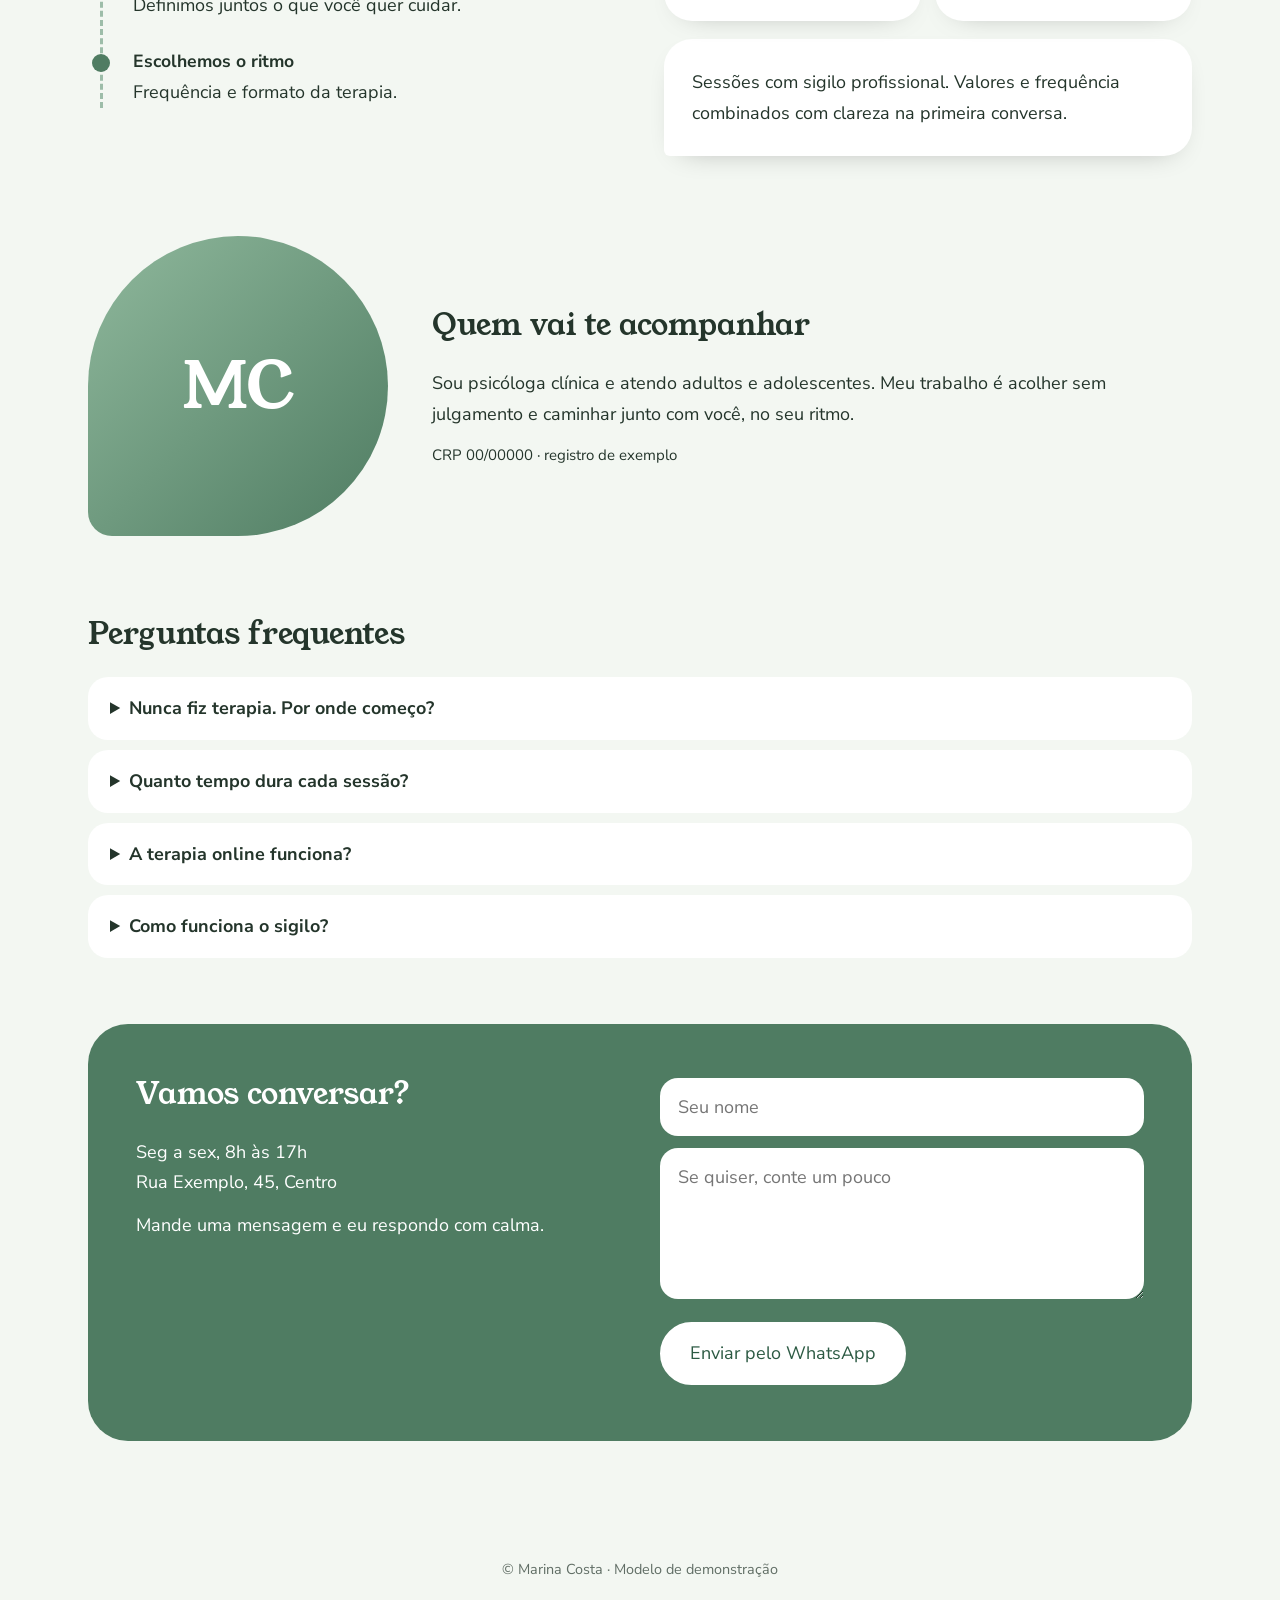
<file: modelos/essencial-psicologa/index.html>
<!DOCTYPE html><html lang="pt-BR"><meta charset="utf-8"><meta name="viewport" content="width=device-width,initial-scale=1"><title>Marina Costa · Psicóloga | Modelo de demonstração</title><link href="https://fonts.googleapis.com/css2?family=Young+Serif&family=Nunito+Sans:wght@400;700&display=swap" rel="stylesheet"><link rel="stylesheet" href="style.css"><body><div class="demo"><a href="../../index.html">← Voltar para a Ally Digital Partners</a> · Modelo de demonstração. Profissional, endereço e textos fictícios.</div><div class="w"><header><b>Marina Costa · Psicóloga</b><a class="btn" href="#c">Agendar</a></header>
<div class="hero"><div><h1>Um espaço seguro para cuidar de você.</h1><p>Atendimento individual, presencial e online, para adultos e adolescentes.</p><a class="btn" href="#c">Quero conversar</a><a class="btn o" href="#como">Como funciona</a></div><div class="art"><i class="a1"></i><i class="a2"></i><div class="orb">MC</div></div></div>
<div class="sec2"><h2>Posso ajudar com</h2><div class="cards"><div class="card"><h3>Ansiedade</h3><p>Preocupação constante, aperto no peito, dificuldade de relaxar.</p></div><div class="card"><h3>Estresse e esgotamento</h3><p>Cansaço que não passa e a sensação de não dar conta.</p></div><div class="card"><h3>Autoestima</h3><p>Aprender a se enxergar com mais gentileza.</p></div><div class="card"><h3>Luto e perdas</h3><p>Espaço para viver a dor com acolhimento.</p></div><div class="card"><h3>Adolescentes</h3><p>Escuta cuidadosa, com orientação aos pais.</p></div><div class="card"><h3>Relacionamentos</h3><p>Entender padrões e melhorar a comunicação.</p></div></div></div>
<div class="qt">Cada pessoa tem o seu tempo, e a terapia respeita o seu.</div>
<div class="duo" id="como"><div><h2>Como é a primeira sessão</h2><div class="tl"><div><b>Você conta o que trouxe até aqui</b>Sem pressa e sem julgamento.</div><div><b>Combinamos objetivos</b>Definimos juntos o que você quer cuidar.</div><div><b>Escolhemos o ritmo</b>Frequência e formato da terapia.</div></div></div>
<div><h2>Onde e como</h2><div class="mod"><div class="card"><h3>Presencial</h3><p>Consultório acolhedor e reservado, no centro.</p></div><div class="card"><h3>Online</h3><p>Sessões por vídeo, de onde você estiver.</p></div></div><div class="bub" style="margin-top:18px">Sessões com sigilo profissional. Valores e frequência combinados com clareza na primeira conversa.</div></div></div>
<div class="sec2 sob"><div class="pt">MC</div><div><h2>Quem vai te acompanhar</h2><p>Sou psicóloga clínica e atendo adultos e adolescentes. Meu trabalho é acolher sem julgamento e caminhar junto com você, no seu ritmo.</p><p style="margin-top:10px"><small>CRP 00/00000 · registro de exemplo</small></p></div></div>
<div class="sec2"><h2>Perguntas frequentes</h2><details><summary>Nunca fiz terapia. Por onde começo?</summary><p>Pela primeira sessão: você conta o que está vivendo e decidimos juntos como seguir.</p></details><details><summary>Quanto tempo dura cada sessão?</summary><p>A duração e a frequência são combinadas na primeira conversa, de acordo com o seu caso.</p></details><details><summary>A terapia online funciona?</summary><p>Sim. O que importa é o vínculo e um lugar tranquilo e reservado para a sessão.</p></details><details><summary>Como funciona o sigilo?</summary><p>Tudo o que é conversado na sessão é confidencial, conforme o código de ética da profissão.</p></details></div>
<div class="cc" id="c"><div><h2>Vamos conversar?</h2><p>Seg a sex, 8h às 17h<br>Rua Exemplo, 45, Centro</p><p style="margin-top:12px">Mande uma mensagem e eu respondo com calma.</p></div><form onsubmit="wa(event,this)"><input name="Nome" placeholder="Seu nome" required><textarea name="Mensagem" placeholder="Se quiser, conte um pouco" rows="4"></textarea><button class="btn">Enviar pelo WhatsApp</button></form></div></div>
<footer>© Marina Costa · Modelo de demonstração</footer>
<a class="wa" href="https://wa.me/5589994756236" target="_blank" rel="noopener">WhatsApp</a><script src="script.js"></script>
</file>
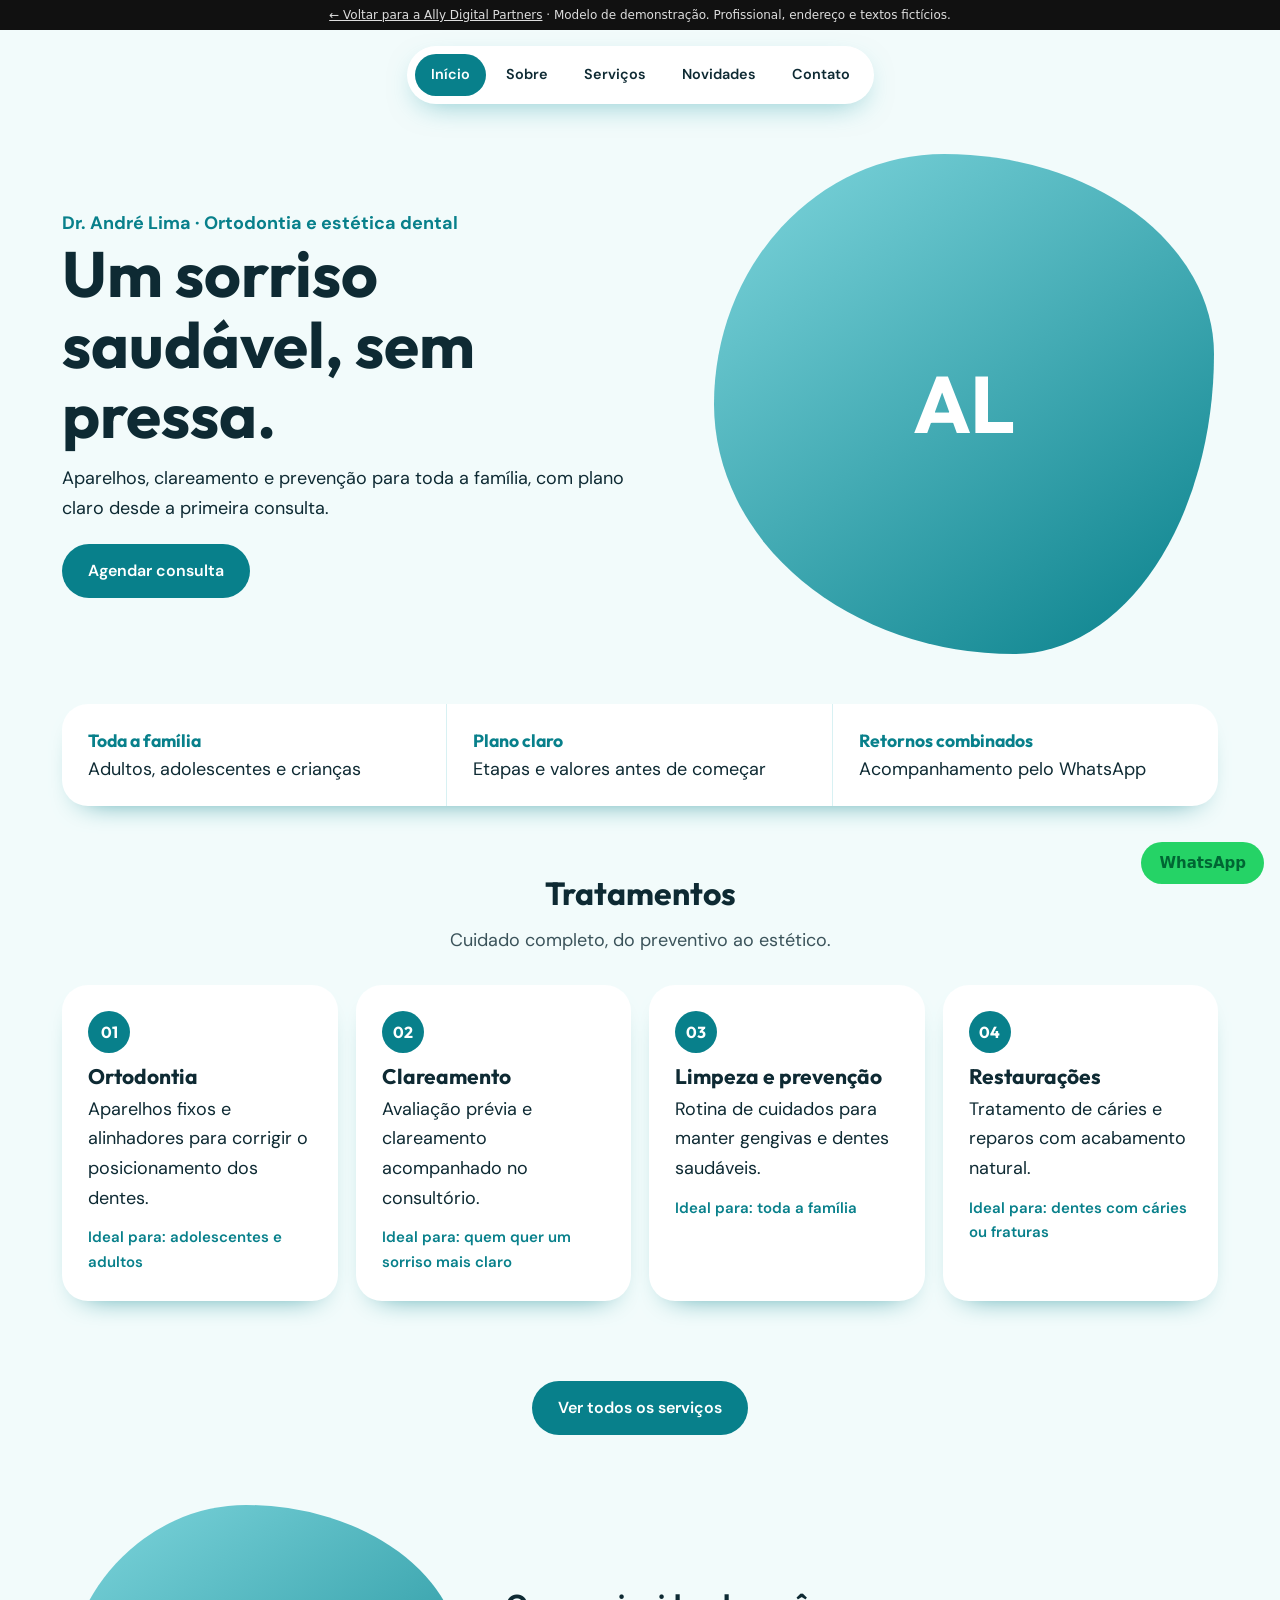
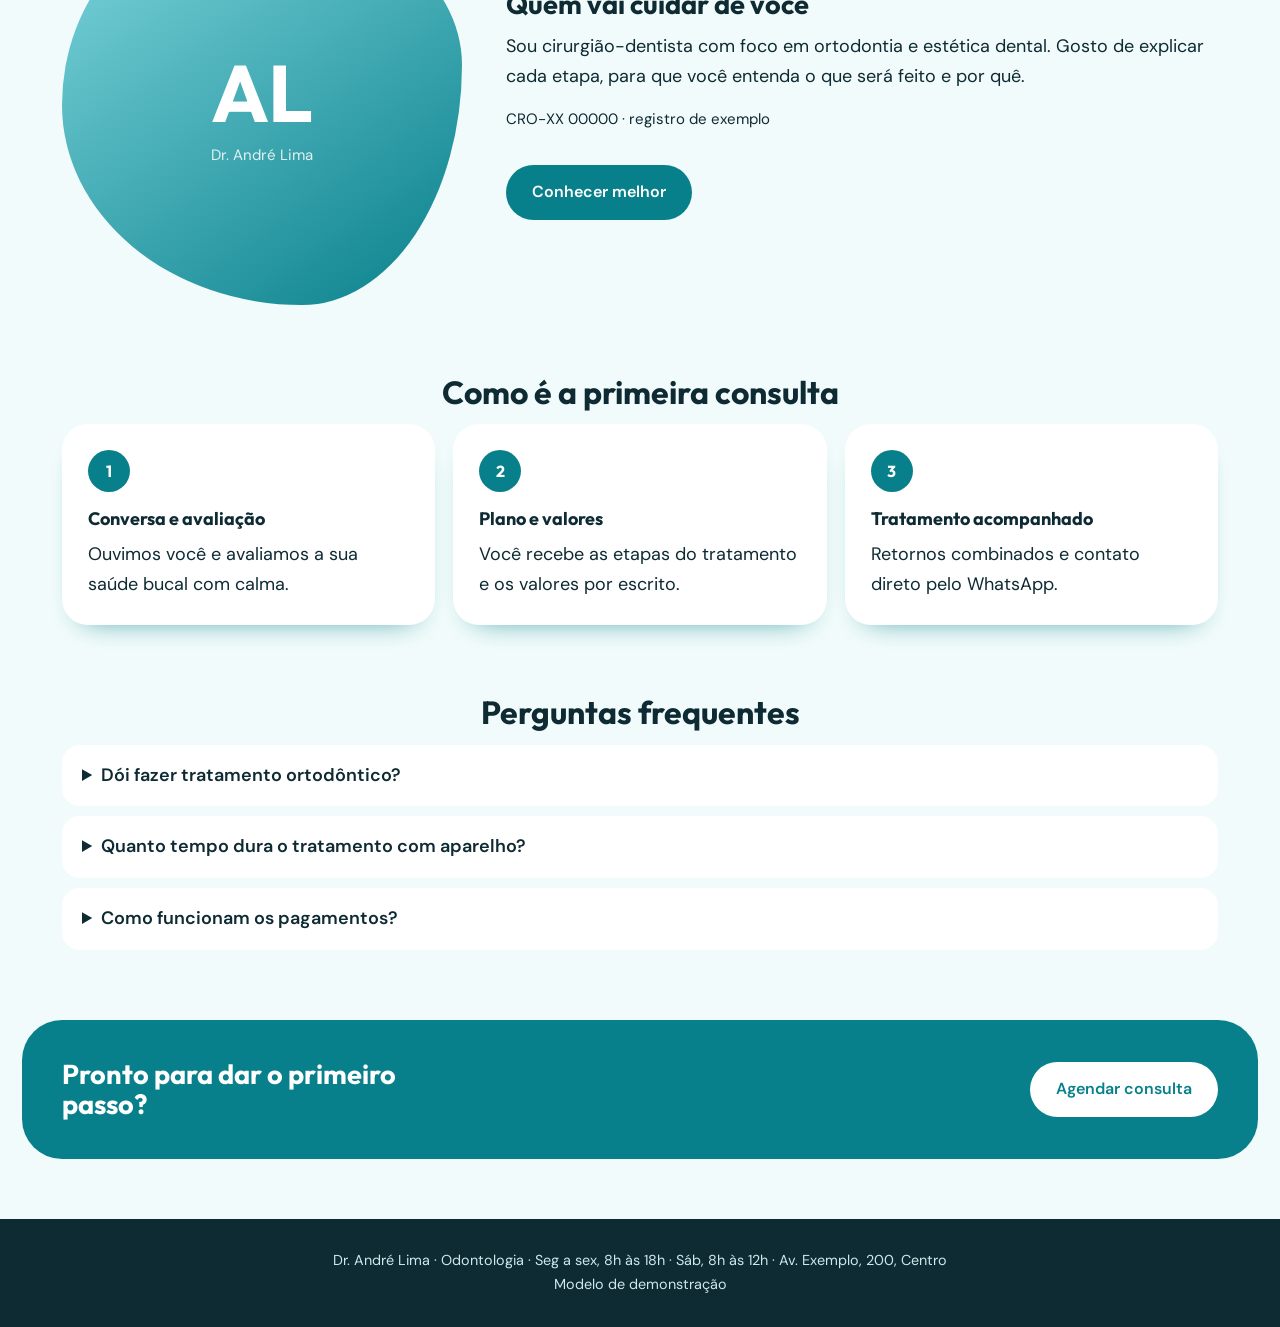
<file: modelos/profissional-dentista/index.html>
<!DOCTYPE html><html lang="pt-BR"><meta charset="utf-8"><meta name="viewport" content="width=device-width,initial-scale=1"><title>Dr. André Lima · Odontologia | Modelo de demonstração</title><link href="https://fonts.googleapis.com/css2?family=Outfit:wght@500;700&family=DM+Sans:wght@400;600&display=swap" rel="stylesheet"><link rel="stylesheet" href="style.css"><body><div class="demo"><a href="../../index.html">← Voltar para a Ally Digital Partners</a> · Modelo de demonstração. Profissional, endereço e textos fictícios.</div><nav><a href="#inicio">Início</a><a href="#sobre">Sobre</a><a href="#servicos">Serviços</a><a href="#novidades">Novidades</a><a href="#contato">Contato</a></nav>
<div class="pg" id="inicio"><div class="w hero"><div><b style="color:#08808B">Dr. André Lima · Ortodontia e estética dental</b><h1>Um sorriso saudável, sem pressa.</h1><p style="margin-top:14px">Aparelhos, clareamento e prevenção para toda a família, com plano claro desde a primeira consulta.</p><a class="btn" href="#contato">Agendar consulta</a></div><div class="smile">AL</div></div><div class="w2 sx"><div class="str"><div><b>Toda a família</b>Adultos, adolescentes e crianças</div><div><b>Plano claro</b>Etapas e valores antes de começar</div><div><b>Retornos combinados</b>Acompanhamento pelo WhatsApp</div></div></div><div class="w2 sx"><h2 class="c">Tratamentos</h2><p class="c lead">Cuidado completo, do preventivo ao estético.</p><div class="sv"><div class="s"><b>01</b><h3>Ortodontia</h3><p>Aparelhos fixos e alinhadores para corrigir o posicionamento dos dentes.</p><small>Ideal para: adolescentes e adultos</small></div><div class="s"><b>02</b><h3>Clareamento</h3><p>Avaliação prévia e clareamento acompanhado no consultório.</p><small>Ideal para: quem quer um sorriso mais claro</small></div><div class="s"><b>03</b><h3>Limpeza e prevenção</h3><p>Rotina de cuidados para manter gengivas e dentes saudáveis.</p><small>Ideal para: toda a família</small></div><div class="s"><b>04</b><h3>Restaurações</h3><p>Tratamento de cáries e reparos com acabamento natural.</p><small>Ideal para: dentes com cáries ou fraturas</small></div></div><p class="c"><a class="btn" href="#servicos">Ver todos os serviços</a></p></div><div class="w2 two sx"><div class="por"><span>AL</span><small>Dr. André Lima</small></div><div><h3>Quem vai cuidar de você</h3><p>Sou cirurgião-dentista com foco em ortodontia e estética dental. Gosto de explicar cada etapa, para que você entenda o que será feito e por quê.</p><p><small>CRO-XX 00000 · registro de exemplo</small></p><a class="btn" href="#sobre">Conhecer melhor</a></div></div><div class="w2 sx"><h2 class="c">Como é a primeira consulta</h2><div class="vals"><div><b>1</b><h4>Conversa e avaliação</h4><p>Ouvimos você e avaliamos a sua saúde bucal com calma.</p></div><div><b>2</b><h4>Plano e valores</h4><p>Você recebe as etapas do tratamento e os valores por escrito.</p></div><div><b>3</b><h4>Tratamento acompanhado</h4><p>Retornos combinados e contato direto pelo WhatsApp.</p></div></div></div><div class="w2 sx"><h2 class="c">Perguntas frequentes</h2><details><summary>Dói fazer tratamento ortodôntico?</summary><p>Pode haver desconforto nos primeiros dias após os ajustes, e orientamos como aliviar. Explicamos tudo antes de começar.</p></details><details><summary>Quanto tempo dura o tratamento com aparelho?</summary><p>Depende de cada caso. Depois da avaliação, você recebe uma estimativa de tempo.</p></details><details><summary>Como funcionam os pagamentos?</summary><p>As condições são combinadas na avaliação, antes de qualquer procedimento.</p></details></div><div class="cta"><div class="w2"><h3>Pronto para dar o primeiro passo?</h3><a class="btn" href="#contato">Agendar consulta</a></div></div></div><div class="pg" id="sobre"><div class="ph"><div class="w2"><h2>Sobre</h2><p>Conheça quem vai cuidar do seu sorriso.</p></div></div><div class="w2 two"><div class="por"><span>AL</span><small>Dr. André Lima</small></div><div><h3>Odontologia com calma, clareza e cuidado</h3><p>Sou cirurgião-dentista com foco em ortodontia e estética dental. Acredito que um bom tratamento é aquele que você entende do início ao fim.</p><p>Antes de qualquer procedimento, explico o plano, o tempo previsto e os valores, para você decidir sem surpresas.</p></div></div><div class="w2"><h3 class="sh">Como eu trabalho</h3><div class="vals"><div><b>1</b><h4>Avaliação sem pressa</h4><p>A primeira consulta é para ouvir você e entender o que precisa.</p></div><div><b>2</b><h4>Plano claro</h4><p>Você recebe as etapas e os valores antes de começar.</p></div><div><b>3</b><h4>Acompanhamento</h4><p>Retornos combinados e contato direto pelo WhatsApp.</p></div></div></div><div class="cta"><div class="w2"><h3>Pronto para dar o primeiro passo?</h3><a class="btn" href="#contato">Agendar consulta</a></div></div></div><div class="pg" id="servicos"><div class="ph"><div class="w2"><h2>Serviços</h2><p>Tratamentos para toda a família, com plano individual.</p></div></div><div class="w2"><div class="sv"><div class="s"><b>01</b><h3>Ortodontia</h3><p>Aparelhos fixos e alinhadores para corrigir o posicionamento dos dentes.</p><small>Ideal para: adolescentes e adultos</small></div><div class="s"><b>02</b><h3>Clareamento</h3><p>Avaliação prévia e clareamento acompanhado no consultório.</p><small>Ideal para: quem quer um sorriso mais claro</small></div><div class="s"><b>03</b><h3>Limpeza e prevenção</h3><p>Rotina de cuidados para manter gengivas e dentes saudáveis.</p><small>Ideal para: toda a família</small></div><div class="s"><b>04</b><h3>Restaurações</h3><p>Tratamento de cáries e reparos com acabamento natural.</p><small>Ideal para: dentes com cáries ou fraturas</small></div></div></div><div class="cta"><div class="w2"><h3>Pronto para dar o primeiro passo?</h3><a class="btn" href="#contato">Agendar consulta</a></div></div></div><div class="pg" id="novidades"><div class="ph"><div class="w2"><h2>Novidades</h2><p>Conteúdo simples para cuidar melhor do seu sorriso.</p></div></div><div class="w2 nw"><div class="n"><span class="tag">ORTODONTIA</span><h3>Quando trocar o aparelho?</h3><p>Entenda por que as consultas de manutenção são importantes e a cada quanto tempo acontecem.</p><small>Leitura de 3 min</small></div><div class="n"><span class="tag">ESTÉTICA</span><h3>Clareamento: o que esperar</h3><p>Como funciona, cuidados durante o processo e por quanto tempo o resultado dura.</p><small>Leitura de 4 min</small></div><div class="n"><span class="tag">INFANTIL</span><h3>Primeira consulta infantil</h3><p>Quando levar seu filho ao dentista pela primeira vez e como deixá-lo tranquilo.</p><small>Leitura de 3 min</small></div></div></div><div class="pg" id="contato"><div class="ph"><div class="w2"><h2>Contato</h2><p>Tire dúvidas ou agende sua consulta.</p></div></div><div class="w2 ct"><div class="info"><div><small>WhatsApp</small><a href="https://wa.me/5589994756236" target="_blank" rel="noopener"><b>Falar agora</b></a></div><div><small>Horário</small><b>Seg a sex, 8h às 18h · Sáb, 8h às 12h</b></div><div><small>Endereço</small><b>Av. Exemplo, 200, Centro</b></div><div class="mp">Mapa do Google<br><small>entra aqui no site final</small></div></div><form class="fm2" onsubmit="wa(event,this)"><h3>Envie uma mensagem</h3><input name="Nome" placeholder="Seu nome" required><input name="Telefone" placeholder="Seu telefone"><textarea name="Mensagem" placeholder="Como posso ajudar?" rows="4"></textarea><button class="btn">Enviar pelo WhatsApp</button></form></div><div class="w2"><h3 class="sh">Dúvidas frequentes</h3><details><summary>Como funciona a primeira consulta?</summary><p>Fazemos uma avaliação e conversamos sobre o que você precisa. Só depois propomos um plano.</p></details><details><summary>Atende crianças?</summary><p>Sim, com atendimento pensado para deixar a criança confortável.</p></details><details><summary>Posso parcelar o tratamento?</summary><p>As condições de pagamento são combinadas na avaliação, antes de qualquer procedimento.</p></details></div></div><div class="ft">Dr. André Lima · Odontologia · Seg a sex, 8h às 18h · Sáb, 8h às 12h · Av. Exemplo, 200, Centro<br>Modelo de demonstração</div><a class="wa" href="https://wa.me/5589994756236" target="_blank" rel="noopener">WhatsApp</a><script src="script.js"></script>
</file>
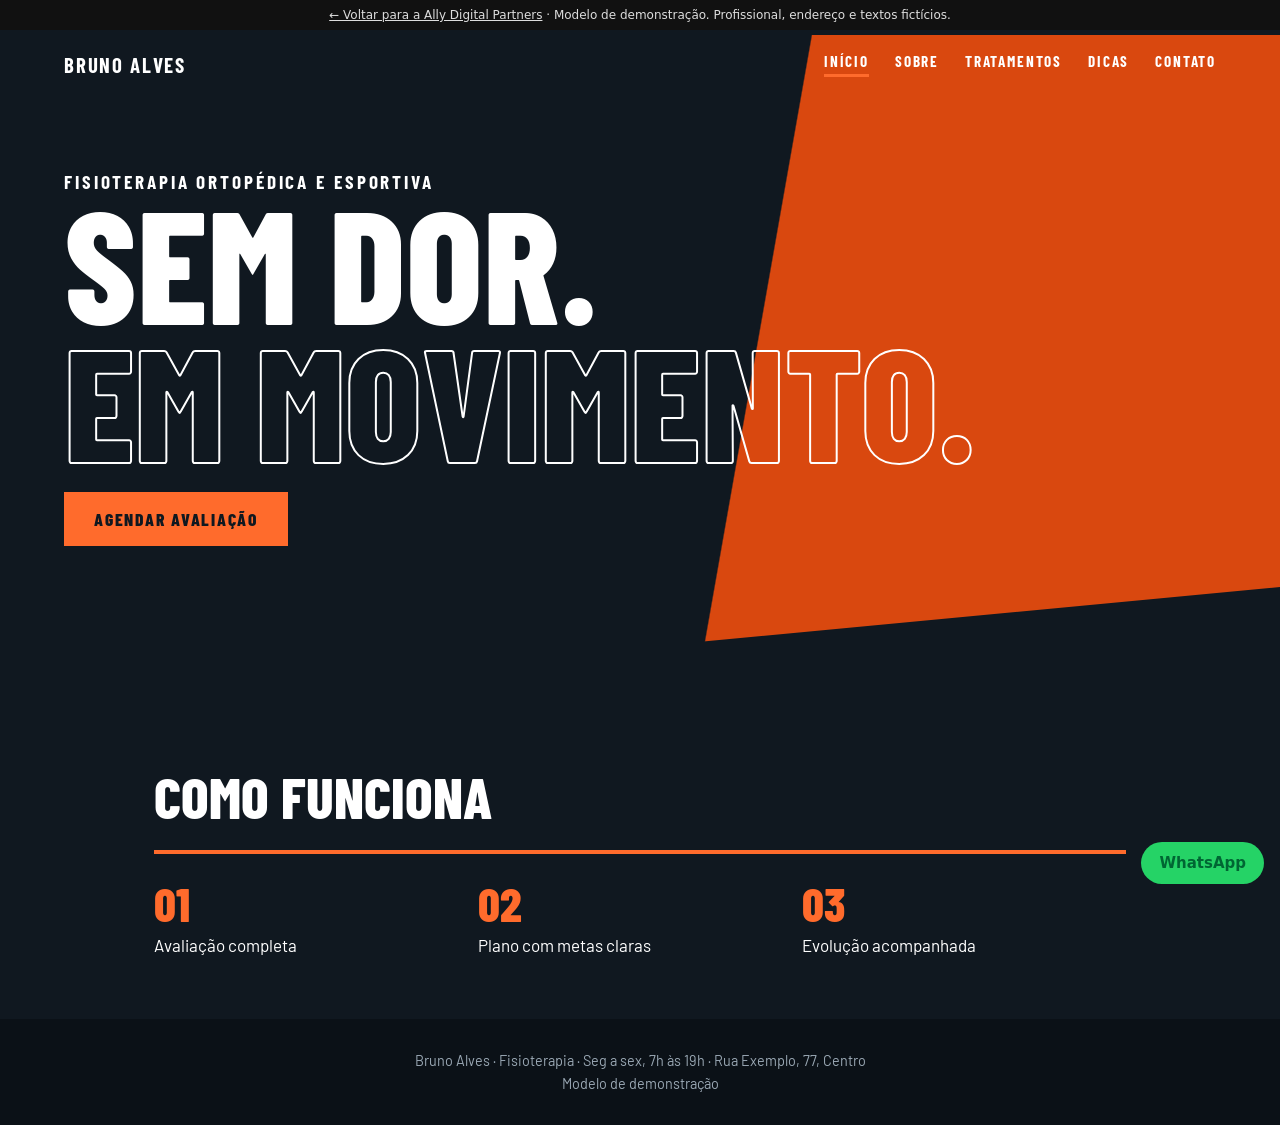
<file: modelos/profissional-fisioterapeuta/index.html>
<!DOCTYPE html><html lang="pt-BR"><meta charset="utf-8"><meta name="viewport" content="width=device-width,initial-scale=1"><title>Bruno Alves · Fisioterapia | Modelo de demonstração</title><link href="https://fonts.googleapis.com/css2?family=Barlow+Condensed:wght@700;800&family=Barlow:wght@400;600&display=swap" rel="stylesheet"><link rel="stylesheet" href="style.css"><body><div class="demo"><a href="../../index.html">← Voltar para a Ally Digital Partners</a> · Modelo de demonstração. Profissional, endereço e textos fictícios.</div><nav><b>BRUNO ALVES</b><a href="#inicio">Início</a><a href="#sobre">Sobre</a><a href="#tratamentos">Tratamentos</a><a href="#dicas">Dicas</a><a href="#contato">Contato</a></nav>
<div class="pg" id="inicio"><div class="hero"><p style="font:700 1.2rem 'Barlow Condensed';letter-spacing:.15em">FISIOTERAPIA ORTOPÉDICA E ESPORTIVA</p><h1>Sem dor.<br><span>Em movimento.</span></h1><a class="btn" href="#contato">Agendar avaliação</a></div>
<div class="sec"><h2>Como funciona</h2><div class="steps"><div><b>01</b>Avaliação completa</div><div><b>02</b>Plano com metas claras</div><div><b>03</b>Evolução acompanhada</div></div></div></div>
<div class="pg" id="sobre"><div class="ph"><div class="w2"><h2>Sobre</h2><p>Quem vai cuidar do seu movimento.</p></div></div><div class="w2 two"><div class="por"><span>BA</span><small>Bruno Alves</small></div><div><h3>Tratamento com meta, não só alívio</h3><p>Sou fisioterapeuta com foco em ortopedia e esporte. Cada paciente começa com avaliação detalhada e um plano com metas claras.</p><p>Você sabe o que estamos tratando, quanto tempo deve levar e o que fazer em casa para evoluir mais rápido.</p></div></div><div class="w2"><h3 class="sh">Como eu trabalho</h3><div class="vals"><div><b>1</b><h4>Avaliação completa</h4><p>Histórico, postura e movimento analisados antes de começar.</p></div><div><b>2</b><h4>Plano com metas</h4><p>Objetivos definidos junto com você e revisados a cada etapa.</p></div><div><b>3</b><h4>Evolução acompanhada</h4><p>Registro do progresso e ajustes conforme a resposta do corpo.</p></div></div></div><div class="cta"><div class="w2"><h3>Pronto para voltar a se mover?</h3><a class="btn" href="#contato">Agendar avaliação</a></div></div></div><div class="pg" id="tratamentos"><div class="ph"><div class="w2"><h2>Tratamentos</h2><p>Atendimento individual, do primeiro dia à alta.</p></div></div><div class="w2"><div class="sv"><div class="s"><b>01</b><h3>Coluna e lombar</h3><p>Avaliação postural e exercícios para dor nas costas.</p><small>Ideal para: rotina sentada ou esforço repetitivo</small></div><div class="s"><b>02</b><h3>Pós-cirúrgico</h3><p>Reabilitação com acompanhamento de perto.</p><small>Ideal para: recuperação de cirurgias ortopédicas</small></div><div class="s"><b>03</b><h3>Fisioterapia esportiva</h3><p>Recuperação e prevenção de lesões.</p><small>Ideal para: atletas e praticantes</small></div><div class="s"><b>04</b><h3>Domiciliar</h3><p>Atendimento na sua casa, com agendamento.</p><small>Ideal para: dificuldade de locomoção</small></div></div></div><div class="cta"><div class="w2"><h3>Pronto para voltar a se mover?</h3><a class="btn" href="#contato">Agendar avaliação</a></div></div></div><div class="pg" id="dicas"><div class="ph"><div class="w2"><h2>Dicas</h2><p>Orientações rápidas para se mexer melhor.</p></div></div><div class="w2 nw"><div class="n"><span class="tag">TRABALHO</span><h3>Dor nas costas no escritório</h3><p>Ajustes simples de postura e pausas para quem passa o dia sentado.</p><small>Leitura de 3 min</small></div><div class="n"><span class="tag">CORRIDA</span><h3>Corrida sem lesão</h3><p>Como aumentar o treino com segurança e respeitar o descanso.</p><small>Leitura de 4 min</small></div><div class="n"><span class="tag">SINAIS</span><h3>Quando procurar fisioterapia</h3><p>Sinais de que é hora de fazer uma avaliação.</p><small>Leitura de 3 min</small></div></div></div><div class="pg" id="contato"><div class="ph"><div class="w2"><h2>Contato</h2><p>Conte onde dói e vamos montar o plano.</p></div></div><div class="w2 ct"><div class="info"><div><small>WhatsApp</small><a href="https://wa.me/5589994756236" target="_blank" rel="noopener"><b>Falar agora</b></a></div><div><small>Horário</small><b>Seg a sex, 7h às 19h</b></div><div><small>Endereço</small><b>Rua Exemplo, 77, Centro</b></div><div class="mp">Mapa do Google<br><small>entra aqui no site final</small></div></div><form class="fm2" onsubmit="wa(event,this)"><h3>Envie uma mensagem</h3><input name="Nome" placeholder="Seu nome" required><input name="Telefone" placeholder="Seu telefone"><textarea name="Mensagem" placeholder="Como posso ajudar?" rows="4"></textarea><button class="btn">Enviar pelo WhatsApp</button></form></div><div class="w2"><h3 class="sh">Dúvidas frequentes</h3><details><summary>Preciso de pedido médico?</summary><p>Depende do caso e do plano de saúde. Na avaliação, orientamos você.</p></details><details><summary>Quantas sessões vou precisar?</summary><p>Varia de pessoa para pessoa. Depois da avaliação você recebe uma estimativa.</p></details><details><summary>Atende em casa?</summary><p>Sim, com agendamento prévio.</p></details></div></div><div class="ft">Bruno Alves · Fisioterapia · Seg a sex, 7h às 19h · Rua Exemplo, 77, Centro<br>Modelo de demonstração</div><a class="wa" href="https://wa.me/5589994756236" target="_blank" rel="noopener">WhatsApp</a><script src="script.js"></script>
</file>
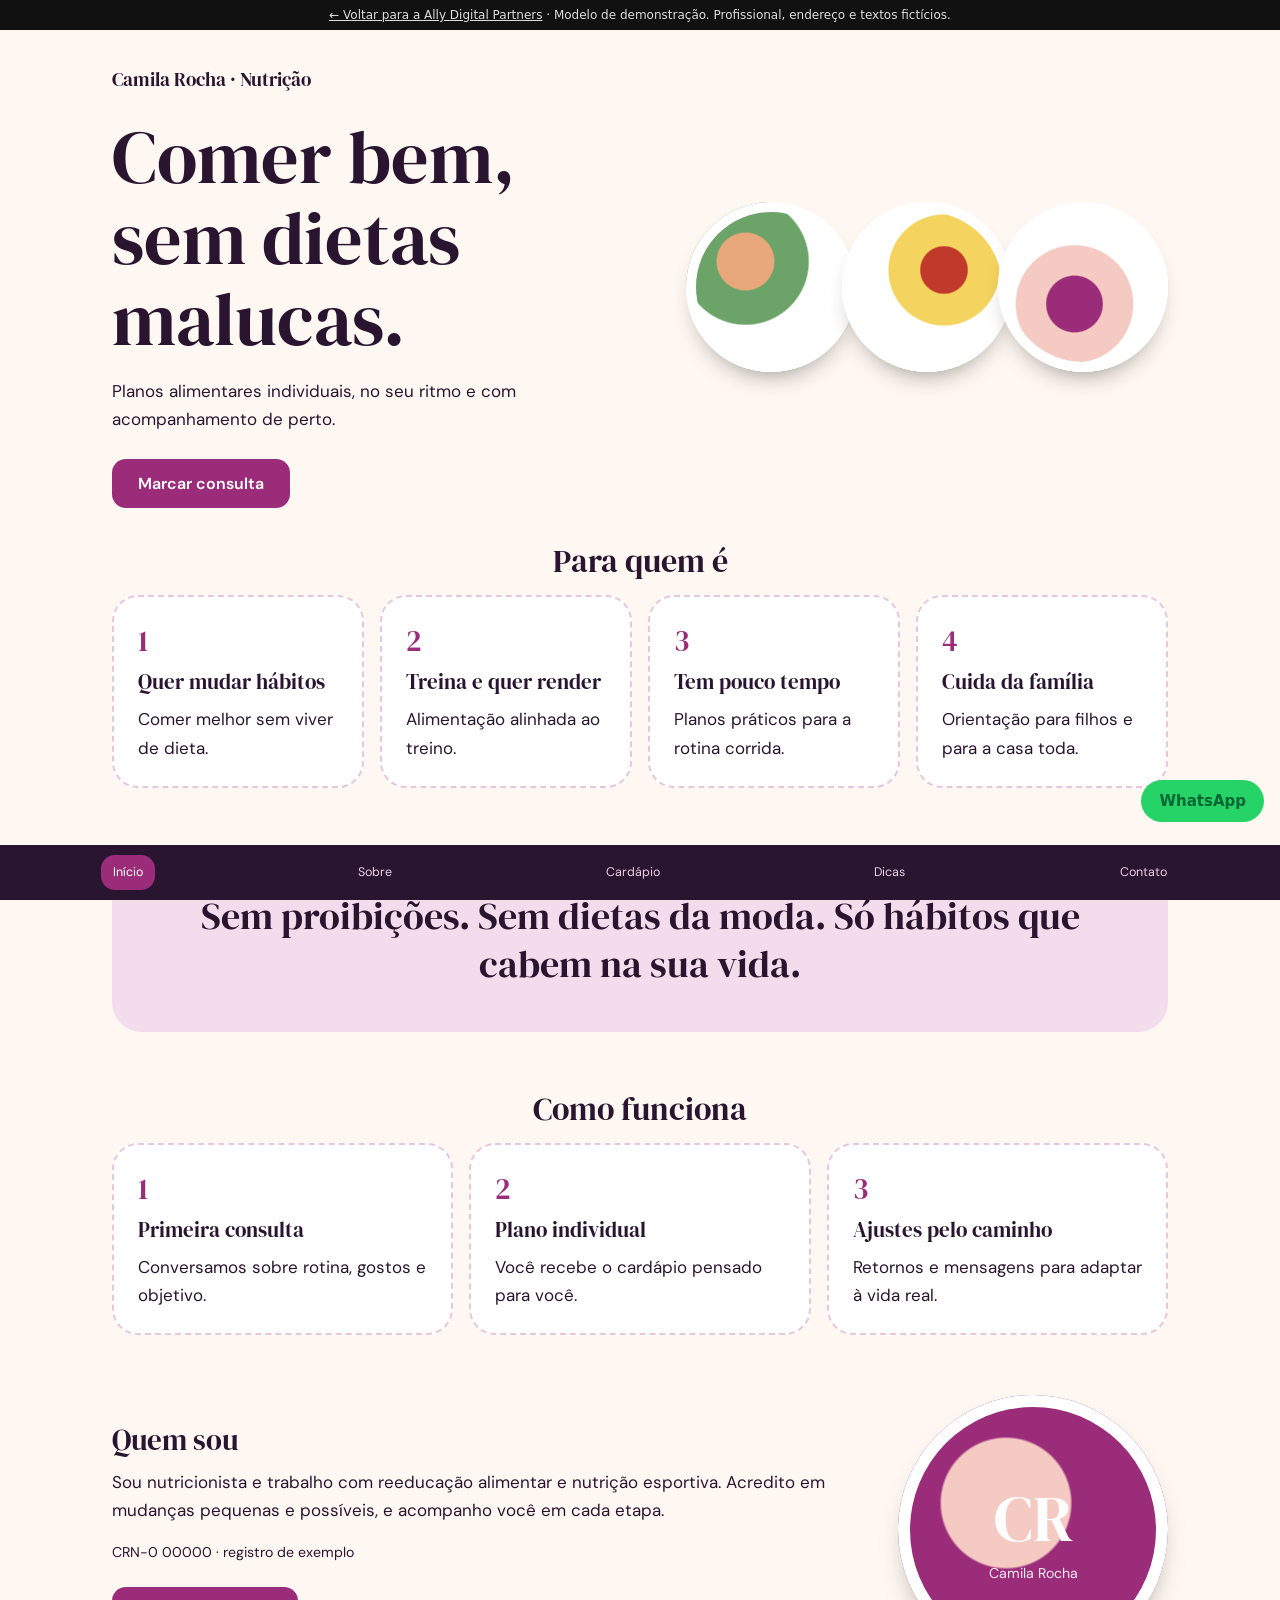
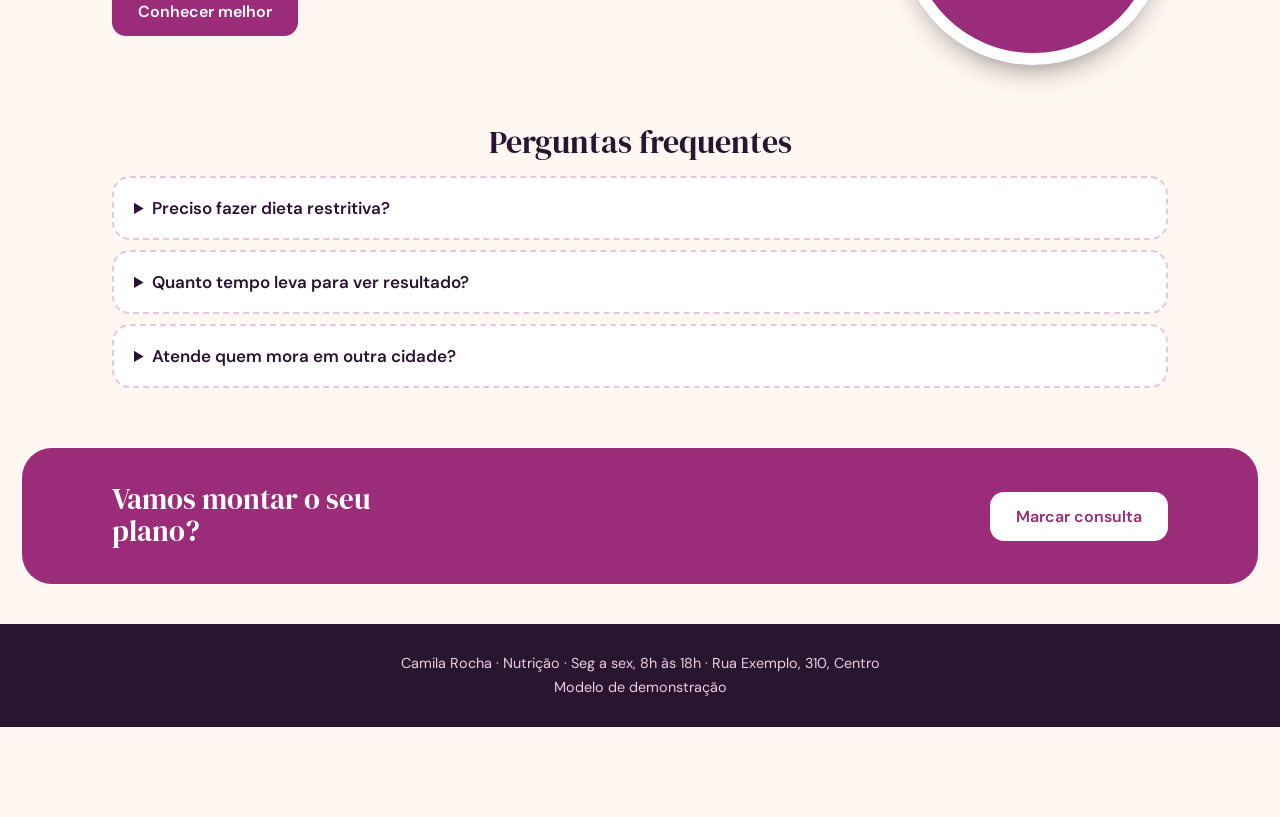
<file: modelos/profissional-nutricionista/index.html>
<!DOCTYPE html><html lang="pt-BR"><meta charset="utf-8"><meta name="viewport" content="width=device-width,initial-scale=1"><title>Camila Rocha · Nutrição | Modelo de demonstração</title><link href="https://fonts.googleapis.com/css2?family=DM+Serif+Display&family=DM+Sans:wght@400;600&display=swap" rel="stylesheet"><link rel="stylesheet" href="style.css"><body><div class="demo"><a href="../../index.html">← Voltar para a Ally Digital Partners</a> · Modelo de demonstração. Profissional, endereço e textos fictícios.</div><div class="pg" id="inicio"><div class="w hero2"><div><div class="top">Camila Rocha · Nutrição</div><h1>Comer bem, sem dietas malucas.</h1><p style="margin:16px 0">Planos alimentares individuais, no seu ritmo e com acompanhamento de perto.</p><a class="btn" href="#contato">Marcar consulta</a></div><div class="plates"><i class="plate p1"></i><i class="plate p2"></i><i class="plate p3"></i></div></div><div class="w2 sx"><h2 class="c">Para quem é</h2><div class="vals"><div><b>1</b><h4>Quer mudar hábitos</h4><p>Comer melhor sem viver de dieta.</p></div><div><b>2</b><h4>Treina e quer render</h4><p>Alimentação alinhada ao treino.</p></div><div><b>3</b><h4>Tem pouco tempo</h4><p>Planos práticos para a rotina corrida.</p></div><div><b>4</b><h4>Cuida da família</h4><p>Orientação para filhos e para a casa toda.</p></div></div></div><div class="w2 sx"><div class="qt">Sem proibições. Sem dietas da moda. Só hábitos que cabem na sua vida.</div></div><div class="w2 sx"><h2 class="c">Como funciona</h2><div class="vals"><div><b>1</b><h4>Primeira consulta</h4><p>Conversamos sobre rotina, gostos e objetivo.</p></div><div><b>2</b><h4>Plano individual</h4><p>Você recebe o cardápio pensado para você.</p></div><div><b>3</b><h4>Ajustes pelo caminho</h4><p>Retornos e mensagens para adaptar à vida real.</p></div></div></div><div class="w2 two sx"><div class="por"><span>CR</span><small>Camila Rocha</small></div><div><h3>Quem sou</h3><p>Sou nutricionista e trabalho com reeducação alimentar e nutrição esportiva. Acredito em mudanças pequenas e possíveis, e acompanho você em cada etapa.</p><p><small>CRN-0 00000 · registro de exemplo</small></p><a class="btn" href="#sobre">Conhecer melhor</a></div></div><div class="w2 sx"><h2 class="c">Perguntas frequentes</h2><details><summary>Preciso fazer dieta restritiva?</summary><p>Não. O plano parte da sua rotina e do que você gosta, sem proibições.</p></details><details><summary>Quanto tempo leva para ver resultado?</summary><p>Varia de pessoa para pessoa. Combinamos metas realistas na primeira consulta.</p></details><details><summary>Atende quem mora em outra cidade?</summary><p>Sim, com consultas por vídeo e acompanhamento pelo WhatsApp.</p></details></div><div class="cta"><div class="w2"><h3>Vamos montar o seu plano?</h3><a class="btn" href="#contato">Marcar consulta</a></div></div></div><div class="pg" id="sobre"><div class="ph"><div class="w2"><h2>Sobre</h2><p>Prazer, eu sou a Camila.</p></div></div><div class="w2 two"><div class="por"><span>CR</span><small>Camila Rocha</small></div><div><h3>Alimentação que cabe na sua rotina</h3><p>Sou nutricionista e trabalho com reeducação alimentar e nutrição esportiva. Meu foco é construir hábitos possíveis, sem proibições e sem dietas da moda.</p><p>Cada plano é feito para a sua rotina, seus gostos e seu orçamento, e é ajustado conforme você evolui.</p></div></div><div class="w2"><h3 class="sh">Como eu trabalho</h3><div class="vals"><div><b>1</b><h4>Escuta primeiro</h4><p>Conheço sua rotina, histórico e objetivo antes de montar o plano.</p></div><div><b>2</b><h4>Plano possível</h4><p>Sem fórmulas prontas: o cardápio considera o que você gosta e pode comprar.</p></div><div><b>3</b><h4>Ajustes no caminho</h4><p>Retornos e mensagens para adaptar o plano à vida real.</p></div></div></div><div class="cta"><div class="w2"><h3>Vamos montar o seu plano?</h3><a class="btn" href="#contato">Marcar consulta</a></div></div></div><div class="pg" id="cardapio"><div class="ph"><div class="w2"><h2>Cardápio de serviços</h2><p>Escolha o acompanhamento que combina com o seu momento.</p></div></div><div class="w2"><div class="sv"><div class="s"><b>01</b><h3>Reeducação alimentar</h3><p>Plano individual para melhorar a alimentação no dia a dia.</p><small>Ideal para: quem quer mudar hábitos</small></div><div class="s"><b>02</b><h3>Nutrição esportiva</h3><p>Orientação para treino, desempenho e recuperação.</p><small>Ideal para: praticantes de atividade física</small></div><div class="s"><b>03</b><h3>Acompanhamento online</h3><p>Consultas por vídeo e ajustes pelo WhatsApp.</p><small>Ideal para: rotina corrida ou outra cidade</small></div><div class="s"><b>04</b><h3>Nutrição infantil</h3><p>Orientação para a alimentação da criança e da família.</p><small>Ideal para: pais e responsáveis</small></div></div></div><div class="cta"><div class="w2"><h3>Vamos montar o seu plano?</h3><a class="btn" href="#contato">Marcar consulta</a></div></div></div><div class="pg" id="dicas"><div class="ph"><div class="w2"><h2>Dicas</h2><p>Ideias simples para o seu dia a dia.</p></div></div><div class="w2 nw"><div class="n"><span class="tag">ROTINA</span><h3>Lanches práticos para a semana</h3><p>Opções fáceis de preparar e levar para o trabalho ou a escola.</p><small>Leitura de 3 min</small></div><div class="n"><span class="tag">MITOS</span><h3>Carboidrato é vilão?</h3><p>Entenda o papel dele na alimentação, sem exageros e sem medo.</p><small>Leitura de 4 min</small></div><div class="n"><span class="tag">MERCADO</span><h3>Como ler rótulos</h3><p>Aprenda a comparar produtos e escolher melhor na hora da compra.</p><small>Leitura de 3 min</small></div></div></div><div class="pg" id="contato"><div class="ph"><div class="w2"><h2>Contato</h2><p>Conte seu objetivo e eu respondo com carinho.</p></div></div><div class="w2 ct"><div class="info"><div><small>WhatsApp</small><a href="https://wa.me/5589994756236" target="_blank" rel="noopener"><b>Falar agora</b></a></div><div><small>Horário</small><b>Seg a sex, 8h às 18h</b></div><div><small>Endereço</small><b>Rua Exemplo, 310, Centro</b></div><div class="mp">Mapa do Google<br><small>entra aqui no site final</small></div></div><form class="fm2" onsubmit="wa(event,this)"><h3>Envie uma mensagem</h3><input name="Nome" placeholder="Seu nome" required><input name="Telefone" placeholder="Seu telefone"><textarea name="Mensagem" placeholder="Como posso ajudar?" rows="4"></textarea><button class="btn">Enviar pelo WhatsApp</button></form></div><div class="w2"><h3 class="sh">Dúvidas frequentes</h3><details><summary>Preciso levar exames?</summary><p>Se tiver exames recentes, ajudam. Se não tiver, conversamos na consulta.</p></details><details><summary>Como funciona o acompanhamento online?</summary><p>Consulta por vídeo, plano enviado digitalmente e ajustes pelo WhatsApp.</p></details><details><summary>Terei que cortar os alimentos de que gosto?</summary><p>O plano é pensado para incluir o que você gosta, de forma equilibrada.</p></details></div></div><div class="ft">Camila Rocha · Nutrição · Seg a sex, 8h às 18h · Rua Exemplo, 310, Centro<br>Modelo de demonstração</div><nav><a href="#inicio">Início</a><a href="#sobre">Sobre</a><a href="#cardapio">Cardápio</a><a href="#dicas">Dicas</a><a href="#contato">Contato</a></nav><a class="wa" href="https://wa.me/5589994756236" target="_blank" rel="noopener">WhatsApp</a><script src="script.js"></script>
</file>
<file: style.css>
:root{--paper:#F6F8F8;--white:#fff;--ink:#14212B;--muted:#4F5F6B;--line:#D5DDE1;--teal:#0B6E5F;--teal-d:#084F44;--tint:#E3F0EE;--serif:'Fraunces',Georgia,serif;--sans:'Public Sans',system-ui,sans-serif}
*{box-sizing:border-box;margin:0}
html{scroll-behavior:smooth}
body{font:400 17px/1.6 var(--sans);color:var(--ink);background:var(--paper)}
a{color:inherit}
:focus-visible{outline:3px solid var(--teal);outline-offset:3px}
.wrap{max-width:1080px;margin:0 auto;padding:0 24px}
h1,h2,h3{font-family:var(--serif);font-weight:600;line-height:1.15;letter-spacing:-.01em}
h1{font-size:clamp(2.1rem,5vw,3.4rem)}
h2{font-size:clamp(1.6rem,3.4vw,2.3rem);margin-bottom:12px}
h3{font-size:1.25rem;margin-bottom:6px}
p{max-width:62ch}
section{padding:72px 0}
.band{background:var(--white);border-block:1px solid var(--line)}
.lead{color:var(--muted);font-size:1.1rem;margin-bottom:36px}
.btn{display:inline-block;padding:14px 24px;border-radius:6px;background:var(--teal);color:#fff;text-decoration:none;font-weight:600;border:2px solid var(--teal);cursor:pointer;font:600 1rem var(--sans)}
.btn:hover{background:var(--teal-d);border-color:var(--teal-d)}
.btn.ghost{background:transparent;color:var(--teal)}
.btn.ghost:hover{background:var(--tint)}
header{position:sticky;top:0;z-index:5;background:rgba(246,248,248,.94);backdrop-filter:blur(6px);border-bottom:1px solid var(--line)}
header .wrap{display:flex;align-items:center;justify-content:space-between;height:64px}
.logo{font:600 1.15rem var(--serif);text-decoration:none}
nav{display:flex;gap:26px;align-items:center;font-size:.95rem}
nav a{text-decoration:none;color:var(--muted)}
nav a:hover{color:var(--ink)}
nav .btn{padding:9px 16px;color:#fff;font-size:.9rem}
.hero{padding:72px 0 80px}
.hero .wrap{display:grid;grid-template-columns:1.1fr .9fr;gap:56px;align-items:center}
.hero p.lead{margin:20px 0 28px}
.cta-row{display:flex;gap:12px;flex-wrap:wrap}
.serp{background:var(--white);border:1px solid var(--line);border-radius:10px;padding:22px;box-shadow:0 18px 40px -24px rgba(20,33,43,.35)}
.serp small{display:block;color:var(--muted);font-size:.8rem;margin-bottom:14px}
.q{border:1px solid var(--line);border-radius:999px;padding:9px 16px;font-size:.95rem;color:var(--muted);margin-bottom:18px}
.res .url{font-size:.8rem;color:#3b6b62}
.res .t{font-size:1.15rem;color:#1a4fa0;margin:2px 0 4px}
.res .d{font-size:.92rem;color:var(--muted);max-width:none}
.res .btns{display:flex;gap:8px;margin-top:12px;font-size:.85rem}
.res .btns span{border:1px solid var(--line);border-radius:6px;padding:5px 12px}
.res .btns span:first-child{background:#25D366;border-color:#25D366;color:#073d1c;font-weight:600}
.steps{list-style:none;padding:0;display:grid;grid-template-columns:repeat(4,1fr);gap:0;border-top:2px solid var(--ink)}
.steps li{padding:22px 22px 0 0}
.steps b{font:600 .95rem var(--sans);color:var(--teal)}
.steps p{font-size:.95rem;color:var(--muted)}
.two{display:grid;grid-template-columns:1fr 1fr;gap:56px}
.checks{list-style:none;padding:0}
.checks li{padding:10px 0 10px 30px;border-bottom:1px solid var(--line);position:relative}
.checks li::before{content:"";position:absolute;left:4px;top:17px;width:12px;height:7px;border-left:3px solid var(--teal);border-bottom:3px solid var(--teal);transform:rotate(-45deg)}
.checks.no li::before{border:0;width:12px;height:3px;background:#a54a3a;transform:none;top:21px}
.plans{display:grid;grid-template-columns:repeat(3,1fr);border:1px solid var(--line);border-radius:10px;background:var(--white)}
.plan{padding:30px 26px;border-right:1px solid var(--line)}
.plan:last-child{border-right:0}
.plan.hl{background:var(--tint)}
.plan .price{font:600 2rem var(--serif);margin:6px 0 2px}
.plan .price small{font:400 .9rem var(--sans);color:var(--muted)}
.plan .time{font-size:.9rem;color:var(--muted);margin-bottom:14px}
.plan ul{padding-left:18px;font-size:.95rem}
.plan li{margin-bottom:6px}
.note{margin-top:22px;font-size:.95rem;color:var(--muted)}
.offer{background:var(--ink);color:#fff;border-radius:10px;padding:34px;display:grid;grid-template-columns:1.4fr 1fr;gap:32px;align-items:center}
.offer h2{color:#fff;margin-bottom:8px}
.offer p{color:#C9D4DA}
.offer .btn{background:#fff;color:var(--ink);border-color:#fff;justify-self:start}
.who{display:grid;grid-template-columns:140px 1fr;gap:32px;align-items:center}
.photo{width:140px;height:140px;border-radius:50%;overflow:hidden;border:3px solid var(--teal)}
.photo img{width:100%;height:100%;object-fit:cover;display:block}
form{display:grid;gap:14px}
label{font-weight:600;font-size:.92rem;display:grid;gap:6px}
input,select,textarea{font:400 1rem var(--sans);padding:12px 14px;border:1px solid #9fb0b8;border-radius:6px;background:#fff;color:var(--ink);width:100%}
textarea{min-height:110px;resize:vertical}
#ok{display:none;padding:14px;background:var(--tint);border-radius:6px;font-weight:600}
#err{display:none;color:#a02d1f;font-weight:600}
footer{padding:36px 0;border-top:1px solid var(--line);font-size:.9rem;color:var(--muted)}
footer .wrap{display:flex;justify-content:space-between;gap:16px;flex-wrap:wrap}
.wa{position:fixed;right:18px;bottom:18px;background:#25D366;color:#073d1c;font-weight:600;text-decoration:none;padding:13px 18px;border-radius:999px;box-shadow:0 8px 24px -8px rgba(0,0,0,.4);font-size:.95rem}
@media(max-width:860px){
 .hero .wrap,.two,.offer{grid-template-columns:1fr}
 .steps{grid-template-columns:1fr 1fr}
 .plans{grid-template-columns:1fr}
 .plan{border-right:0;border-bottom:1px solid var(--line)}
 .plan:last-child{border-bottom:0}
 nav a:not(.btn){display:none}
 .who{grid-template-columns:1fr}
 section{padding:56px 0}
}
@media(prefers-reduced-motion:reduce){html{scroll-behavior:auto}}

.mh{margin:34px 0 14px;font:400 1.05rem var(--sans);color:var(--muted)}.mh b{color:var(--ink);font-weight:600}
.mg{display:grid;grid-template-columns:repeat(3,1fr);gap:16px}
.mc{display:block;text-decoration:none;background:var(--paper);border:1px solid var(--line);border-top:6px solid var(--c);border-radius:8px;padding:20px;transition:transform .15s,box-shadow .15s}
.mc:hover{transform:translateY(-3px);box-shadow:0 14px 28px -18px rgba(20,33,43,.5)}
.mc span{font-size:.85rem;color:var(--muted)}.mc b{display:block;font:600 1.2rem var(--serif);margin:2px 0 10px}.mc small{color:var(--teal);font-weight:600}
@media(max-width:860px){.mg{grid-template-columns:1fr}}
@media(prefers-reduced-motion:reduce){.mc{transition:none}}
</file>
<file: modelos/clinica-medica/style.css>
*{box-sizing:border-box;margin:0}
html{scroll-behavior:smooth}
a{color:inherit}
.demo{background:#111;color:#ddd;font:500 12px system-ui;text-align:center;padding:8px}
.wa{position:fixed;right:16px;bottom:16px;background:#25D366;color:#063;font:600 15px system-ui;text-decoration:none;padding:12px 18px;border-radius:99px;z-index:99}
.pg{display:none}
.pg.on{display:block}
@media(prefers-reduced-motion:reduce){*{animation:none!important}
html{scroll-behavior:auto}
.mq span{padding-left:0!important}}
body{background:#F4F8FB;color:#12263A;font:17px/1.6 Figtree,sans-serif}
.w{max-width:1240px;margin:auto;padding:0 32px}
.util{background:#0B5FA5;color:#fff;font-size:.88rem;padding:9px 0}.util .w{display:flex;justify-content:space-between;gap:10px;flex-wrap:wrap}
header{background:#fff;box-shadow:0 2px 0 #E0EAF3}header .w{display:flex;justify-content:space-between;align-items:center;height:76px}header b{font:800 1.5rem Figtree;color:#0B5FA5}header a{font-weight:600;text-decoration:none;margin-left:28px}header a.hbtn{background:#0B5FA5;color:#fff;padding:12px 20px;border-radius:10px}
.hero{background:linear-gradient(120deg,#0B5FA5,#2C86D1);color:#fff;padding:72px 0 120px}.hero .w{display:grid;grid-template-columns:1.2fr .8fr;gap:56px;align-items:center}
.hero h1{font:800 clamp(2.4rem,4.6vw,4rem)/1.08 Figtree}.hero p{margin-top:14px;font-size:1.2rem;opacity:.92;max-width:46ch}
.hc{background:rgba(255,255,255,.12);border:1px solid rgba(255,255,255,.3);border-radius:20px;padding:26px 28px}.hc h3{font:800 1.2rem Figtree;margin-bottom:8px}.hc div{padding:12px 0;border-top:1px solid rgba(255,255,255,.25)}.hc small{display:block;opacity:.8}
.sp{display:grid;grid-template-columns:repeat(4,1fr);gap:16px;margin-top:-64px;position:relative}
.sp button{background:#fff;border:0;border-radius:14px;padding:26px 20px;text-align:left;font:800 1.15rem Figtree;color:#12263A;box-shadow:0 10px 24px -14px #0B5FA5;cursor:pointer;border-top:5px solid #0B5FA5}.sp small{display:block;font-weight:400;color:#5a6b7b}
.sec{padding-top:64px;padding-bottom:64px}h2{font:800 2rem Figtree;margin-bottom:22px}
.dg{display:grid;grid-template-columns:1fr 1fr;gap:14px}
.doc{display:flex;align-items:center;gap:16px;background:#fff;border-radius:14px;padding:18px}.doc i{width:56px;height:56px;border-radius:50%;background:#DCEBF7;color:#0B5FA5;display:grid;place-items:center;font:800 1.3rem Figtree;font-style:normal}.doc div{flex:1}.doc button,.fm .btn{background:#0B5FA5;color:#fff;border:0;border-radius:10px;padding:12px 18px;font:600 .95rem Figtree;cursor:pointer}
.ag{display:grid;grid-template-columns:1fr 1fr;gap:32px;align-items:start}.inf{display:grid;gap:12px}.inf div{background:#fff;border-radius:14px;padding:18px 20px}.inf small{display:block;color:#0B5FA5;font-weight:600}.inf .mp{background:#DCEBF7;min-height:150px;display:grid;place-content:center;text-align:center;color:#0B5FA5}
.fm{display:grid;gap:10px;background:#fff;padding:28px;border-radius:14px}.fm input,.fm select{padding:13px;border:1px solid #b9cadb;border-radius:10px;font:inherit}
footer{background:#12263A;color:#cfe0ee;text-align:center;padding:30px;font-size:.9rem}
@media(max-width:860px){.hero .w,.dg,.ag{grid-template-columns:1fr}.sp{grid-template-columns:1fr 1fr}.hero{padding-bottom:100px}header a:not(.hbtn){display:none}}
</file>
<file: modelos/clinica-veterinaria/style.css>
*{box-sizing:border-box;margin:0}
html{scroll-behavior:smooth}
a{color:inherit}
.demo{background:#111;color:#ddd;font:500 12px system-ui;text-align:center;padding:8px}
.wa{position:fixed;right:16px;bottom:16px;background:#25D366;color:#063;font:600 15px system-ui;text-decoration:none;padding:12px 18px;border-radius:99px;z-index:99}
.pg{display:none}
.pg.on{display:block}
@media(prefers-reduced-motion:reduce){*{animation:none!important}
html{scroll-behavior:auto}
.mq span{padding-left:0!important}}
body{background:#FFF4C2;color:#1F2A1F;font:17px/1.6 Figtree,sans-serif;overflow-x:hidden}
.top{display:flex;justify-content:space-between;align-items:center;padding:18px 5vw;font:800 1.4rem 'Bricolage Grotesque'}
.top a{background:#1F2A1F;color:#FFF4C2;border-radius:99px;padding:10px 20px;text-decoration:none;font:700 .95rem Figtree}
h1{font:800 clamp(3rem,11vw,8rem)/.9 'Bricolage Grotesque';padding:3vh 5vw;letter-spacing:-.03em}
h1 em{font-style:normal;background:#FF6F59;color:#fff;border-radius:40px;padding:0 .25em;display:inline-block;transform:rotate(-3deg)}
.mq{background:#0F766E;color:#FFF4C2;overflow:hidden;white-space:nowrap;padding:14px 0;transform:rotate(-1.2deg);margin:30px -2vw;font:800 1.4rem 'Bricolage Grotesque'}
.mq span{display:inline-block;padding-left:100%;animation:m 22s linear infinite}
@keyframes m{to{transform:translateX(-100%)}}
.st{display:grid;grid-template-columns:repeat(auto-fit,minmax(210px,1fr));gap:20px;padding:30px 5vw}
.st div{border-radius:30px;padding:26px;color:#fff;min-height:170px}
.st div:nth-child(1){background:#FF6F59;transform:rotate(-2deg)}
.st div:nth-child(2){background:#3B8FCC;transform:rotate(1.5deg)}
.st div:nth-child(3){background:#0F766E;transform:rotate(-1deg)}
.st div:nth-child(4){background:#F2A900;color:#1F2A1F;transform:rotate(2deg)}
.st h3{font:800 1.6rem 'Bricolage Grotesque'}
h2{font:800 2rem 'Bricolage Grotesque';padding:20px 5vw 0}
.pets{display:flex;gap:18px;flex-wrap:wrap;padding:20px 5vw}
.pets div{width:150px;text-align:center;font-weight:600}
.pets i{display:grid;place-items:center;width:130px;height:130px;margin:0 auto 8px;border-radius:50% 50% 50% 12%;background:#fff;border:4px solid #1F2A1F;font:800 2.2rem 'Bricolage Grotesque';font-style:normal}
.fm{margin:30px 5vw 90px;background:#fff;border:4px solid #1F2A1F;border-radius:36px;padding:30px;max-width:560px;box-shadow:10px 10px 0 #1F2A1F}
.fm h2{padding:0}
.fm input,.fm select{display:block;width:100%;margin:10px 0;padding:14px;border:3px solid #1F2A1F;border-radius:16px;font:inherit}
.fm button{background:#FF6F59;color:#fff;border:3px solid #1F2A1F;border-radius:99px;padding:14px 26px;font:800 1rem Figtree;cursor:pointer}
</file>
<file: modelos/escritorio-arquitetura/style.css>
*{box-sizing:border-box;margin:0}
html{scroll-behavior:smooth}
a{color:inherit}
.demo{background:#111;color:#ddd;font:500 12px system-ui;text-align:center;padding:8px}
.wa{position:fixed;right:16px;bottom:16px;background:#25D366;color:#063;font:600 15px system-ui;text-decoration:none;padding:12px 18px;border-radius:99px;z-index:99}
.pg{display:none}
.pg.on{display:block}
@media(prefers-reduced-motion:reduce){*{animation:none!important}
html{scroll-behavior:auto}
.mq span{padding-left:0!important}}
body{background:#EFEFEB;color:#111;font:16px/1.5 'Space Grotesk',sans-serif}
.h{display:flex;justify-content:space-between;padding:24px 4vw;font-weight:700}
.h span{font-weight:400}
h1{font:700 clamp(4rem,18vw,15rem)/.8 'Space Grotesk';letter-spacing:-.06em;padding:6vh 4vw 3vh}
.int{display:grid;grid-template-columns:1fr 2fr;gap:4vw;padding:0 4vw 6vh}
.int p{font-size:1.25rem}
.gal{display:grid;grid-template-columns:repeat(6,1fr);gap:12px;padding:0 4vw}
.pj{position:relative;min-height:240px;background:#111}
.pj span{position:absolute;left:12px;bottom:10px;color:#fff;font-size:.85rem}
.pj:nth-child(1){grid-column:span 4;min-height:380px;background:repeating-linear-gradient(90deg,#222 0 2px,#C8C8BF 2px 38px)}
.pj:nth-child(1) span{background:#111;padding:2px 6px}
.pj:nth-child(2){grid-column:span 2;background:#C6FF3D}
.pj:nth-child(2) span{color:#111}
.pj:nth-child(3){grid-column:span 2;background:linear-gradient(135deg,#111 50%,#E8E8E0 50%)}
.pj:nth-child(4){grid-column:span 4;background:linear-gradient(#111 1px,transparent 1px) 0 0/60px 60px,linear-gradient(90deg,#111 1px,transparent 1px) 0 0/60px 60px,#fff}
.pj:nth-child(4) span{color:#111;background:#fff;padding:2px 6px}
.idx{padding:8vh 4vw}
.idx div{display:grid;grid-template-columns:60px 1fr auto;gap:12px;border-top:1px solid #111;padding:16px 0;font-size:1.15rem}
.idx div:last-child{border-bottom:1px solid #111}
.ct{background:#111;color:#EFEFEB;padding:8vh 4vw 12vh}
.ct h2{font:700 clamp(2rem,7vw,5rem)/1 'Space Grotesk';letter-spacing:-.04em}
.ct form{display:grid;gap:10px;max-width:480px;margin-top:24px}
.ct input,.ct textarea{background:transparent;border:0;border-bottom:1px solid #888;color:#fff;padding:12px 0;font:inherit}
.ct button{background:#C6FF3D;border:0;padding:14px;font:700 1rem 'Space Grotesk';cursor:pointer;color:#111}
@media(max-width:700px){.int{grid-template-columns:1fr}
.pj{grid-column:span 6!important}}
</file>
<file: modelos/essencial-advogado/style.css>
*{box-sizing:border-box;margin:0}
html{scroll-behavior:smooth}
a{color:inherit}
.demo{background:#111;color:#ddd;font:500 12px system-ui;text-align:center;padding:8px}
.wa{position:fixed;right:16px;bottom:16px;background:#25D366;color:#063;font:600 15px system-ui;text-decoration:none;padding:12px 18px;border-radius:99px;z-index:99}
.pg{display:none}
.pg.on{display:block}
@media(prefers-reduced-motion:reduce){*{animation:none!important}
html{scroll-behavior:auto}
.mq span{padding-left:0!important}}
body{background:#0E1116;color:#E8E2D6;font:17px/1.6 Karla,sans-serif}
.shell{display:grid;grid-template-columns:72px 1fr}
.rail{border-right:1px solid #2a2f38;position:sticky;top:0;height:100vh;display:grid;place-items:center}
.rail b{writing-mode:vertical-rl;transform:rotate(180deg);letter-spacing:.3em;font-size:.72rem;color:#C8A25E}
main{padding:0 6vw 80px}
h1{font:700 clamp(3rem,9vw,7rem)/.95 'Cormorant Garamond',serif;margin:12vh 0 28px}
h1 i{color:#C8A25E}
.lead{max-width:48ch;font-size:1.15rem;opacity:.8}
.row{display:grid;grid-template-columns:90px 1fr 1.2fr;gap:20px;padding:26px 0;border-top:1px solid #2a2f38;align-items:baseline}
.row span{font:500 2.6rem 'Cormorant Garamond';color:#C8A25E}
.row h3{font:700 1.6rem 'Cormorant Garamond'}
h2{font:600 .8rem Karla;letter-spacing:.25em;color:#C8A25E;margin:90px 0 14px;text-transform:uppercase}
.btn{display:inline-block;margin-top:30px;border:1px solid #C8A25E;color:#C8A25E;padding:14px 26px;text-decoration:none;background:none;cursor:pointer;font:inherit}
form{display:grid;gap:12px;max-width:460px;margin-top:20px}
input,textarea{background:transparent;border:0;border-bottom:1px solid #555;color:inherit;padding:10px 0;font:inherit}
@media(max-width:700px){.shell{grid-template-columns:1fr}
.rail{display:none}
.row{grid-template-columns:1fr}}
</file>
<file: modelos/essencial-contador/style.css>
*{box-sizing:border-box;margin:0}
html{scroll-behavior:smooth}
a{color:inherit}
.demo{background:#111;color:#ddd;font:500 12px system-ui;text-align:center;padding:8px}
.wa{position:fixed;right:16px;bottom:16px;background:#25D366;color:#063;font:600 15px system-ui;text-decoration:none;padding:12px 18px;border-radius:99px;z-index:99}
.pg{display:none}
.pg.on{display:block}
@media(prefers-reduced-motion:reduce){*{animation:none!important}
html{scroll-behavior:auto}
.mq span{padding-left:0!important}}
body{font:16px/1.55 'IBM Plex Sans',sans-serif;color:#0F1F3D;background:linear-gradient(#E6EBF5 1px,transparent 1px) 0 0/40px 40px,linear-gradient(90deg,#E6EBF5 1px,transparent 1px) 0 0/40px 40px,#fff}
.fx{display:flex;gap:10px;align-items:center;background:#F0F4FF;border-bottom:2px solid #1F4FD8;padding:10px 22px;font:500 .85rem 'IBM Plex Mono',monospace;position:sticky;top:0;z-index:5;overflow-x:auto;white-space:nowrap}
.fx b{background:#1F4FD8;color:#fff;padding:2px 8px}
.w{max-width:960px;margin:auto;padding:0 22px 80px}
h1{font:600 clamp(2rem,5vw,3.4rem)/1.1 'IBM Plex Mono',monospace;margin:60px 0 16px}
h1 u{text-decoration:none;background:#1F4FD8;color:#fff;padding:0 .2em}
table{width:100%;min-width:540px;border-collapse:collapse;background:#fff;margin:24px 0;font-size:.95rem}
th,td{border:1px solid #C9D3EA;padding:12px;text-align:left}
th{background:#E8EEFF;font:600 .8rem 'IBM Plex Mono'}
td:first-child,th:first-child{width:44px;text-align:center;background:#E8EEFF;font-family:'IBM Plex Mono'}
.cal{display:grid;grid-template-columns:repeat(auto-fit,minmax(200px,1fr));border:1px solid #C9D3EA;background:#fff}
.cal div{padding:16px;border-right:1px solid #C9D3EA}
.cal b{display:block;font:600 1.5rem 'IBM Plex Mono'}
h2{font:600 1rem 'IBM Plex Mono';margin:50px 0 6px;color:#1F4FD8}
form{display:grid;grid-template-columns:1fr 1fr;max-width:640px;border:1px solid #C9D3EA;background:#fff}
form input,form textarea{border:1px solid #C9D3EA;padding:12px;font:inherit}
form textarea{grid-column:span 2}
form button{grid-column:span 2;background:#1F4FD8;color:#fff;border:0;padding:14px;font:600 1rem 'IBM Plex Mono';cursor:pointer}
@media(max-width:600px){form{grid-template-columns:1fr}
form textarea,form button{grid-column:auto}}
</file>
<file: modelos/essencial-psicologa/style.css>
*{box-sizing:border-box;margin:0}
html{scroll-behavior:smooth}
a{color:inherit}
.demo{background:#111;color:#ddd;font:500 12px system-ui;text-align:center;padding:8px}
.wa{position:fixed;right:16px;bottom:16px;background:#25D366;color:#063;font:600 15px system-ui;text-decoration:none;padding:12px 18px;border-radius:99px;z-index:99}
.pg{display:none}
.pg.on{display:block}
@media(prefers-reduced-motion:reduce){*{animation:none!important}
html{scroll-behavior:auto}
.mq span{padding-left:0!important}}
body{background:#F3F7F2;color:#24352B;font:18px/1.7 'Nunito Sans',sans-serif;overflow-x:hidden}
.w{max-width:1160px;margin:auto;padding:0 28px}
header{display:flex;justify-content:space-between;align-items:center;padding:22px 0}header b{font:400 1.3rem 'Young Serif'}
.btn{display:inline-block;background:#4F7C62;color:#fff;padding:14px 28px;border-radius:99px;text-decoration:none;border:2px solid #4F7C62;font:inherit;cursor:pointer;margin:0 8px 8px 0}.btn.o{background:transparent;color:#2c5a43}
.hero{display:grid;grid-template-columns:1.15fr .85fr;gap:56px;align-items:center;padding:40px 0 90px}
h1{font:400 clamp(2.4rem,4.6vw,4.2rem)/1.1 'Young Serif'}.hero p{max-width:50ch;margin:18px 0 26px;font-size:1.15rem}
.art{position:relative;aspect-ratio:1;max-width:460px;justify-self:center;width:100%}.art i{position:absolute;border-radius:60% 40% 55% 45%/50% 60% 40% 50%}.a1{inset:0;background:#DCEADC}.a2{width:55%;height:55%;right:-6%;bottom:-4%;background:#F4E3D3}
.orb{position:absolute;inset:16%;border-radius:50% 50% 50% 8%;background:linear-gradient(135deg,#8FB89C,#4F7C62);display:grid;place-items:center;color:#fff;font:4.5rem 'Young Serif'}
.duo{display:grid;grid-template-columns:1fr 1fr;gap:48px;padding:30px 0 60px}h2{font:400 1.9rem 'Young Serif';margin-bottom:22px}
.chips{display:flex;flex-wrap:wrap;gap:10px;margin-bottom:34px}.chips span{background:#fff;border-radius:99px;padding:10px 18px;box-shadow:0 4px 14px -8px #0004}
.bub{background:#fff;border-radius:28px 28px 28px 6px;padding:28px;box-shadow:0 10px 30px -18px #0005}
.tl{border-left:3px dashed #9DBDA9;margin-left:12px;padding-left:30px}.tl div{position:relative;margin-bottom:26px}.tl div:before{content:'';position:absolute;left:-41px;top:7px;width:18px;height:18px;border-radius:50%;background:#4F7C62}.tl b{display:block;font-size:1.1rem}
.cc{display:grid;grid-template-columns:1fr 1fr;gap:40px;background:#4F7C62;color:#fff;border-radius:40px;padding:48px;margin-bottom:90px}.cc h2{color:#fff}.cc input,.cc textarea{width:100%;margin:6px 0;padding:14px 18px;border:0;border-radius:18px;font:inherit}.cc .btn{background:#fff;color:#2c5a43;border-color:#fff;margin-top:8px}
footer{text-align:center;padding:26px;font-size:.9rem;opacity:.7}
@media(max-width:860px){.hero,.duo,.cc{grid-template-columns:1fr;gap:30px}.art{max-width:300px}.cc{padding:30px 24px}.hero{padding-bottom:50px}}

.sec2{padding:20px 0 56px}.cards{display:grid;grid-template-columns:repeat(3,1fr);gap:18px}.mod{display:grid;grid-template-columns:1fr 1fr;gap:14px}
.card{background:#fff;border-radius:28px;padding:26px;box-shadow:0 10px 30px -22px #0006}.card h3{font:400 1.25rem 'Young Serif';margin-bottom:6px}.card p{opacity:.85}
.qt{background:#DCEADC;border-radius:40px;padding:48px 28px;text-align:center;font:400 clamp(1.4rem,3vw,2.1rem)/1.3 'Young Serif';margin:10px 0 56px}
.sob{display:grid;grid-template-columns:300px 1fr;gap:44px;align-items:center}.pt{aspect-ratio:1;border-radius:50% 50% 50% 8%;background:linear-gradient(135deg,#8FB89C,#4F7C62);display:grid;place-items:center;color:#fff;font:4rem 'Young Serif'}
details{background:#fff;border-radius:20px;padding:16px 22px;margin-bottom:10px}summary{font-weight:700;cursor:pointer}details p{margin-top:8px;opacity:.85}
@media(max-width:860px){.cards,.mod,.sob{grid-template-columns:1fr}.pt{max-width:220px}}
</file>
<file: modelos/profissional-dentista/style.css>
*{box-sizing:border-box;margin:0}
html{scroll-behavior:smooth}
a{color:inherit}
.demo{background:#111;color:#ddd;font:500 12px system-ui;text-align:center;padding:8px}
.wa{position:fixed;right:16px;bottom:16px;background:#25D366;color:#063;font:600 15px system-ui;text-decoration:none;padding:12px 18px;border-radius:99px;z-index:99}
.pg{display:none}
.pg.on{display:block}
@media(prefers-reduced-motion:reduce){*{animation:none!important}
html{scroll-behavior:auto}
.mq span{padding-left:0!important}}
body{background:#F2FBFB;color:#0E2A33;font:18px/1.65 'DM Sans',sans-serif}
nav{position:sticky;top:10px;margin:16px auto 0;width:max-content;background:#fff;border-radius:99px;box-shadow:0 10px 30px -12px #0a8f9c88;padding:8px;display:flex;gap:4px;z-index:9;max-width:94vw;overflow-x:auto}
nav a{padding:9px 16px;border-radius:99px;text-decoration:none;font-weight:600;font-size:.9rem;white-space:nowrap}
nav a.on{background:#08808B;color:#fff}
.w{max-width:1200px;margin:auto;padding:50px 22px}
h1,h2,h3{font-family:Outfit,sans-serif;line-height:1.1}
h1{font-size:clamp(2.4rem,5vw,5rem)}
h2{font-size:2rem;margin-bottom:14px}
.hero{display:grid;grid-template-columns:1.2fr 1fr;gap:40px;align-items:center}
.smile{aspect-ratio:1;max-width:500px;width:100%;justify-self:center;border-radius:46% 54% 40% 60%/50% 40% 60% 50%;background:linear-gradient(145deg,#7FD6DD,#08808B);display:grid;place-items:center;color:#fff;font:700 5rem Outfit}
.btn{display:inline-block;background:#08808B;color:#fff;padding:14px 26px;border-radius:99px;text-decoration:none;font-weight:600;margin-top:20px;border:0;font-size:1rem;cursor:pointer}
.z{display:grid;grid-template-columns:1fr 1fr;gap:40px;align-items:center;margin:40px 0}
.z:nth-child(even)>:first-child{order:2}
.z i{aspect-ratio:16/9;border-radius:30px;background:#D8F1F3;font:700 4rem/1 Outfit;color:#08808B;display:grid;place-items:center;font-style:normal}
.art{background:#fff;border-radius:22px;padding:24px;margin:14px 0}
form{display:grid;gap:10px;max-width:480px}
input,textarea{padding:14px;border:2px solid #BFE6EA;border-radius:16px;font:inherit}
@media(max-width:700px){.hero,.z{grid-template-columns:1fr}
.z:nth-child(even)>:first-child{order:0}
.smile{max-width:220px}}
.w2{max-width:1200px;margin:auto;padding:0 22px}
.ph{background:linear-gradient(135deg,#D8F1F3,#BFE6EA);border-radius:0 0 50px 50px;padding:56px 0 64px;margin-bottom:50px}
.ph h2{font-size:clamp(2.4rem,6vw,3.8rem)}
.ph p{max-width:52ch;margin-top:10px;color:#2c5560}
.two{display:grid;grid-template-columns:400px 1fr;gap:44px;align-items:center;margin-bottom:60px}
.por{aspect-ratio:1;border-radius:46% 54% 40% 60%/50% 40% 60% 50%;background:linear-gradient(145deg,#7FD6DD,#08808B);color:#fff;display:grid;place-content:center;text-align:center}
.por span{font:700 5rem Outfit}
.por small{opacity:.85}
.two h3{font-size:1.7rem;margin-bottom:12px}
.two p{margin-bottom:12px}
.sh{font-size:1.5rem;margin-bottom:18px}
.vals,.sv{display:grid;grid-template-columns:repeat(auto-fit,minmax(240px,1fr));gap:18px;margin-bottom:60px}
.vals div,.s{background:#fff;border-radius:26px;padding:26px;box-shadow:0 14px 30px -22px #08808B}
.vals b,.s b{display:grid;place-items:center;width:42px;height:42px;border-radius:50%;background:#08808B;color:#fff;margin-bottom:12px;font:700 1rem Outfit}
.vals h4,.s h3{margin-bottom:6px;font-family:Outfit}
.s small{display:block;margin-top:12px;color:#08808B;font-weight:600}
.cta{background:#08808B;color:#fff;border-radius:40px;margin:0 22px 60px;padding:40px 0}
.cta .w2{display:flex;justify-content:space-between;align-items:center;gap:20px;flex-wrap:wrap}
.cta h3{font-size:1.7rem;max-width:20ch}
.cta .btn{background:#fff;color:#08808B;margin:0}
.nw{display:grid;grid-template-columns:repeat(3,1fr);gap:18px;margin-bottom:60px}
.n{background:#fff;border-radius:26px;padding:26px}
.n:first-child{grid-column:span 3;background:#08808B;color:#fff}
.n:first-child .tag{background:#fff}
.n h3{font-size:1.5rem;margin-bottom:8px}
.tag{display:inline-block;background:#D8F1F3;color:#08808B;border-radius:99px;padding:3px 12px;font-size:.78rem;font-weight:600;margin-bottom:10px}
.n small{display:block;margin-top:10px;opacity:.7}
.ct{display:grid;grid-template-columns:1fr 1fr;gap:24px;margin-bottom:50px}
.info{display:grid;gap:12px;align-content:start}
.info div{background:#fff;border-radius:20px;padding:16px 20px}
.info small{display:block;color:#08808B;font-weight:600}
.mp{background:#D8F1F3!important;min-height:130px;display:grid;place-content:center;text-align:center;color:#08808B}
.fm2{background:#fff;border-radius:26px;padding:26px;display:grid;gap:10px;align-content:start;max-width:none}
.fm2 h3{font-family:Outfit}
details{background:#fff;border-radius:18px;padding:16px 20px;margin-bottom:10px}
summary{font-weight:600;cursor:pointer}
details p{margin-top:8px;opacity:.85}
.ft{background:#0E2A33;color:#cfe8ec;text-align:center;padding:30px 22px;font-size:.9rem;margin-top:30px}
@media(max-width:700px){.two,.ct,.nw{grid-template-columns:1fr}
.n:first-child{grid-column:auto}
.por{max-width:240px}}

.c{text-align:center}.lead{max-width:56ch;margin:0 auto 30px;opacity:.8}.sx{margin-bottom:70px}
.str{display:grid;grid-template-columns:repeat(3,1fr);background:#fff;border-radius:26px;box-shadow:0 14px 30px -22px #08808B}.str div{padding:22px 26px;border-right:1px solid #D8F1F3}.str div:last-child{border:0}.str b{display:block;color:#08808B;font-family:Outfit;font-size:1.1rem}
@media(max-width:700px){.str{grid-template-columns:1fr}.str div{border-right:0;border-bottom:1px solid #D8F1F3}}
</file>
<file: modelos/profissional-fisioterapeuta/style.css>
*{box-sizing:border-box;margin:0}
html{scroll-behavior:smooth}
a{color:inherit}
.demo{background:#111;color:#ddd;font:500 12px system-ui;text-align:center;padding:8px}
.wa{position:fixed;right:16px;bottom:16px;background:#25D366;color:#063;font:600 15px system-ui;text-decoration:none;padding:12px 18px;border-radius:99px;z-index:99}
.pg{display:none}
.pg.on{display:block}
@media(prefers-reduced-motion:reduce){*{animation:none!important}
html{scroll-behavior:auto}
.mq span{padding-left:0!important}}
body{background:#101820;color:#fff;font:17px/1.6 Barlow,sans-serif}
nav{display:flex;gap:26px;padding:22px 5vw;text-transform:uppercase;font:700 .95rem 'Barlow Condensed';letter-spacing:.12em;flex-wrap:wrap;position:relative;z-index:3}
nav a{text-decoration:none;padding-bottom:4px;border-bottom:3px solid transparent}
nav a.on{border-color:#FF6B2C}
nav b{margin-right:auto;font-size:1.3rem}
.hero{margin-top:-64px;padding:15vh 5vw 18vh;clip-path:polygon(0 0,100% 0,100% 82%,0 100%);background:linear-gradient(100deg,#101820 58%,#D9480F 58.1%)}
h1{font:800 clamp(3.4rem,13vw,10rem)/.86 'Barlow Condensed';text-transform:uppercase}
h1 span{color:transparent;-webkit-text-stroke:2px #fff}
.sec{padding:60px 5vw;max-width:1100px;margin:auto}
h2{font:800 clamp(2rem,6vw,3.6rem)/1 'Barlow Condensed';text-transform:uppercase;margin-bottom:24px}
.steps{display:grid;grid-template-columns:repeat(3,1fr);border-top:4px solid #FF6B2C}
.steps div{padding:20px 20px 0 0}
.steps b{font:800 3rem 'Barlow Condensed';color:#FF6B2C;display:block}
.sc{display:flex;gap:16px;overflow-x:auto;scroll-snap-type:x mandatory;padding-bottom:12px}
.sc div{flex:none;width:260px;scroll-snap-align:start;background:#1B2733;padding:24px;border-left:6px solid #FF6B2C}
.sc h3{font:700 1.6rem 'Barlow Condensed';text-transform:uppercase}
.btn{display:inline-block;background:#FF6B2C;color:#101820;padding:16px 30px;font:800 1.1rem 'Barlow Condensed';text-transform:uppercase;letter-spacing:.1em;text-decoration:none;border:0;cursor:pointer;margin-top:24px}
form{display:grid;gap:10px;max-width:460px}
input,textarea{padding:14px;background:#1B2733;border:0;border-bottom:3px solid #FF6B2C;color:#fff;font:inherit}
@media(max-width:640px){.steps{grid-template-columns:1fr}
.hero{background:#101820}}
.w2{max-width:1100px;margin:auto;padding:0 5vw}
.ph{padding:6vh 0 4vh;border-bottom:4px solid #FF6B2C;margin-bottom:46px}
.ph h2{font:800 clamp(3.4rem,12vw,8rem)/.88 'Barlow Condensed';text-transform:uppercase;margin:0}
.ph p{font-size:1.2rem;margin-top:12px;max-width:50ch;color:#cfd8df}
.two{display:grid;grid-template-columns:300px 1fr;gap:40px;margin-bottom:60px}
.por{background:#FF6B2C;color:#101820;display:grid;place-content:center;text-align:center;min-height:300px;clip-path:polygon(0 0,100% 0,100% 88%,88% 100%,0 100%)}
.por span{font:800 6rem 'Barlow Condensed'}
.por small{font-weight:600}
.two h3{font:800 2.2rem/1 'Barlow Condensed';text-transform:uppercase;margin-bottom:14px}
.two p{margin-bottom:12px;color:#cfd8df}
.sh{font:800 2rem 'Barlow Condensed';text-transform:uppercase;margin-bottom:18px}
.vals{display:grid;grid-template-columns:repeat(3,1fr);border-top:4px solid #FF6B2C;margin-bottom:60px}
.vals div{padding:20px 20px 0 0}
.vals b{font:800 3.6rem/1 'Barlow Condensed';color:#FF6B2C;display:block}
.vals h4{font:700 1.4rem 'Barlow Condensed';text-transform:uppercase}
.vals p{color:#cfd8df}
.sv{display:grid;grid-template-columns:1fr 1fr;gap:16px;margin-bottom:60px}
.s{background:#1B2733;padding:26px;border-left:6px solid #FF6B2C}
.s b{font:800 2.4rem 'Barlow Condensed';color:#FF6B2C}
.s h3{font:800 1.8rem 'Barlow Condensed';text-transform:uppercase}
.s p{color:#cfd8df}
.s small{display:block;margin-top:12px;color:#FF6B2C;font-weight:600}
.cta{background:#FF6B2C;color:#101820;padding:44px 0}
.cta .w2{display:flex;justify-content:space-between;align-items:center;gap:20px;flex-wrap:wrap}
.cta h3{font:800 clamp(2rem,5vw,3.2rem)/1 'Barlow Condensed';text-transform:uppercase;max-width:16ch}
.cta .btn{background:#101820;color:#fff;margin:0}
.nw{counter-reset:n;margin-bottom:60px}
.n{display:grid;grid-template-columns:90px 1fr;column-gap:20px;padding:24px 0;border-bottom:1px solid #2a3744}
.n:before{counter-increment:n;content:counter(n,decimal-leading-zero);grid-row:span 4;font:800 3.4rem 'Barlow Condensed';color:#FF6B2C}
.n h3{font:800 1.8rem 'Barlow Condensed';text-transform:uppercase}
.tag{color:#FF6B2C;font-weight:600;font-size:.8rem;letter-spacing:.12em}
.n p{color:#cfd8df}
.n small{opacity:.6}
.ct{display:grid;grid-template-columns:1fr 1fr;gap:30px;margin-bottom:50px}
.info{display:grid;gap:12px;align-content:start}
.info div{background:#1B2733;padding:16px 20px;border-left:6px solid #FF6B2C}
.info small{display:block;color:#FF6B2C;font-weight:600;letter-spacing:.1em;text-transform:uppercase}
.mp{min-height:130px;display:grid;place-content:center;text-align:center;color:#FF6B2C}
.fm2{display:grid;gap:10px;align-content:start;max-width:none}
.fm2 h3{font:800 1.8rem 'Barlow Condensed';text-transform:uppercase}
details{background:#1B2733;padding:16px 20px;margin-bottom:8px}
summary{font-weight:600;cursor:pointer}
details p{margin-top:8px;color:#cfd8df}
.ft{background:#0b1117;text-align:center;padding:30px 22px;color:#9aa8b4;font-size:.9rem}
@media(max-width:700px){.two,.ct,.sv,.vals{grid-template-columns:1fr}
.por{min-height:200px}}
</file>
<file: modelos/profissional-nutricionista/style.css>
*{box-sizing:border-box;margin:0}
html{scroll-behavior:smooth}
a{color:inherit}
.demo{background:#111;color:#ddd;font:500 12px system-ui;text-align:center;padding:8px}
.wa{position:fixed;right:16px;bottom:16px;background:#25D366;color:#063;font:600 15px system-ui;text-decoration:none;padding:12px 18px;border-radius:99px;z-index:99}
.pg{display:none}
.pg.on{display:block}
@media(prefers-reduced-motion:reduce){*{animation:none!important}
html{scroll-behavior:auto}
.mq span{padding-left:0!important}}
body{background:#FFF8F2;color:#2A1530;font:17px/1.65 'DM Sans',sans-serif;padding-bottom:90px}
.wa{bottom:78px}
nav{position:fixed;bottom:0;left:0;right:0;background:#2A1530;display:flex;justify-content:space-around;padding:10px 6px;z-index:9}
nav a{color:#E9CFE0;text-decoration:none;font-size:.78rem;padding:7px 12px;border-radius:14px}
nav a.on{background:#9B2C7A;color:#fff}
.w{max-width:1100px;margin:auto;padding:36px 22px}
h1,h2,h3{font-family:'DM Serif Display',serif;font-weight:400;line-height:1.1}
h1{font-size:clamp(2.4rem,7vw,4.6rem)}
h2{font-size:2rem;margin-bottom:16px}
.top{margin-bottom:26px;font:400 1.2rem 'DM Serif Display'}
.plates{display:flex;margin:30px 0 30px 14px}
.plate{width:min(30vw,190px);aspect-ratio:1;border-radius:50%;margin-left:-14px;box-shadow:0 14px 26px -14px #0007,inset 0 0 0 10px #fff}
.p1{background:radial-gradient(circle at 35% 35%,#E8A87C 0 18%,#6BA368 19% 40%,#fff 41%)}
.p2{background:radial-gradient(circle at 60% 40%,#C0392B 0 16%,#F4D35E 17% 38%,#fff 39%)}
.p3{background:radial-gradient(circle at 45% 60%,#9B2C7A 0 20%,#F5CAC3 21% 42%,#fff 43%)}
.menu{display:grid;grid-template-columns:repeat(auto-fit,minmax(220px,1fr));gap:16px}
.card{background:#fff;border-radius:26px;padding:22px;border:2px dashed #E8C6DC}
.card small{color:#9B2C7A;font-weight:600}
.btn{display:inline-block;background:#9B2C7A;color:#fff;padding:14px 26px;border-radius:14px;text-decoration:none;border:0;font:600 1rem 'DM Sans';cursor:pointer;margin-top:10px}
form{display:grid;gap:10px;max-width:460px}
input,textarea{padding:14px;border:2px solid #E8C6DC;border-radius:14px;font:inherit}
.w2{max-width:1100px;margin:auto;padding:0 22px}
.ph{padding:46px 0 0}
.ph h2{font-size:clamp(2.6rem,7vw,4.4rem)}
.ph p{max-width:46ch;margin-top:8px;opacity:.8}
.ph .w2:after{content:'';display:block;height:14px;margin:24px 0 30px;background:radial-gradient(circle,#E8C6DC 4px,transparent 5px) 0 0/22px 14px}
.two{display:grid;grid-template-columns:1fr 270px;gap:36px;align-items:center;margin-bottom:50px}
.two>div:last-child{order:-1}
.por{aspect-ratio:1;border-radius:50%;background:radial-gradient(circle at 40% 40%,#F5CAC3 0 28%,#9B2C7A 29%);box-shadow:inset 0 0 0 12px #fff,0 16px 30px -16px #0008;display:grid;place-content:center;color:#fff;text-align:center}
.por span{font:400 4rem 'DM Serif Display'}
.por small{opacity:.9}
.two h3{font-size:1.8rem;margin-bottom:12px}
.two p{margin-bottom:12px}
.sh{font-size:1.6rem;margin-bottom:18px}
.vals,.sv{display:grid;grid-template-columns:repeat(auto-fit,minmax(230px,1fr));gap:16px;margin-bottom:50px}
.vals div,.s{background:#fff;border-radius:26px;padding:24px;border:2px dashed #E8C6DC}
.vals b,.s b{font:400 1.8rem 'DM Serif Display';color:#9B2C7A;display:block}
.vals h4,.s h3{font-family:'DM Serif Display';font-weight:400;font-size:1.3rem;margin:4px 0 6px}
.s small{display:block;margin-top:10px;color:#9B2C7A;font-weight:600}
.cta{background:#9B2C7A;color:#fff;border-radius:30px;margin:0 22px 40px;padding:36px 0}
.cta .w2{display:flex;justify-content:space-between;align-items:center;gap:20px;flex-wrap:wrap}
.cta h3{font-size:1.8rem;max-width:18ch}
.cta .btn{background:#fff;color:#9B2C7A;margin:0}
.nw{display:grid;grid-template-columns:repeat(auto-fit,minmax(240px,1fr));gap:16px;margin-bottom:50px}
.n{background:#fff;border-radius:26px;padding:24px;border-top:8px solid #E8A87C}
.n:nth-child(2){border-color:#6BA368}
.n:nth-child(3){border-color:#9B2C7A}
.tag{font-size:.78rem;font-weight:600;letter-spacing:.1em;color:#9B2C7A}
.n h3{margin:6px 0;font-size:1.4rem}
.n small{display:block;margin-top:10px;opacity:.6}
.ct{display:grid;grid-template-columns:1fr 1fr;gap:20px;margin-bottom:46px}
.info{display:grid;gap:12px;align-content:start}
.info div{background:#fff;border-radius:22px;padding:16px 20px;border:2px dashed #E8C6DC}
.info small{display:block;color:#9B2C7A;font-weight:600}
.mp{min-height:130px;display:grid;place-content:center;text-align:center;color:#9B2C7A}
.fm2{background:#fff;border-radius:26px;padding:24px;display:grid;gap:10px;align-content:start;max-width:none}
.fm2 h3{font-size:1.5rem}
details{background:#fff;border-radius:18px;padding:16px 20px;margin-bottom:10px;border:2px dashed #E8C6DC}
summary{font-weight:600;cursor:pointer}
details p{margin-top:8px}
.ft{background:#2A1530;color:#E9CFE0;text-align:center;padding:28px 22px;font-size:.9rem}
@media(max-width:700px){.two,.ct{grid-template-columns:1fr}
.two>div:last-child{order:0}
.por{max-width:220px}}

.c{text-align:center}.sx{margin-bottom:60px}.hero2{display:grid;grid-template-columns:1.1fr .9fr;gap:40px;align-items:center}.hero2 .plates{margin:0 0 0 14px}.hero2 .plate{width:min(26vw,170px)}
.qt{background:#F3DCEB;border-radius:30px;padding:44px;text-align:center;font:400 clamp(1.5rem,3.4vw,2.4rem)/1.25 'DM Serif Display'}
@media(max-width:700px){.hero2{grid-template-columns:1fr}}
</file>
